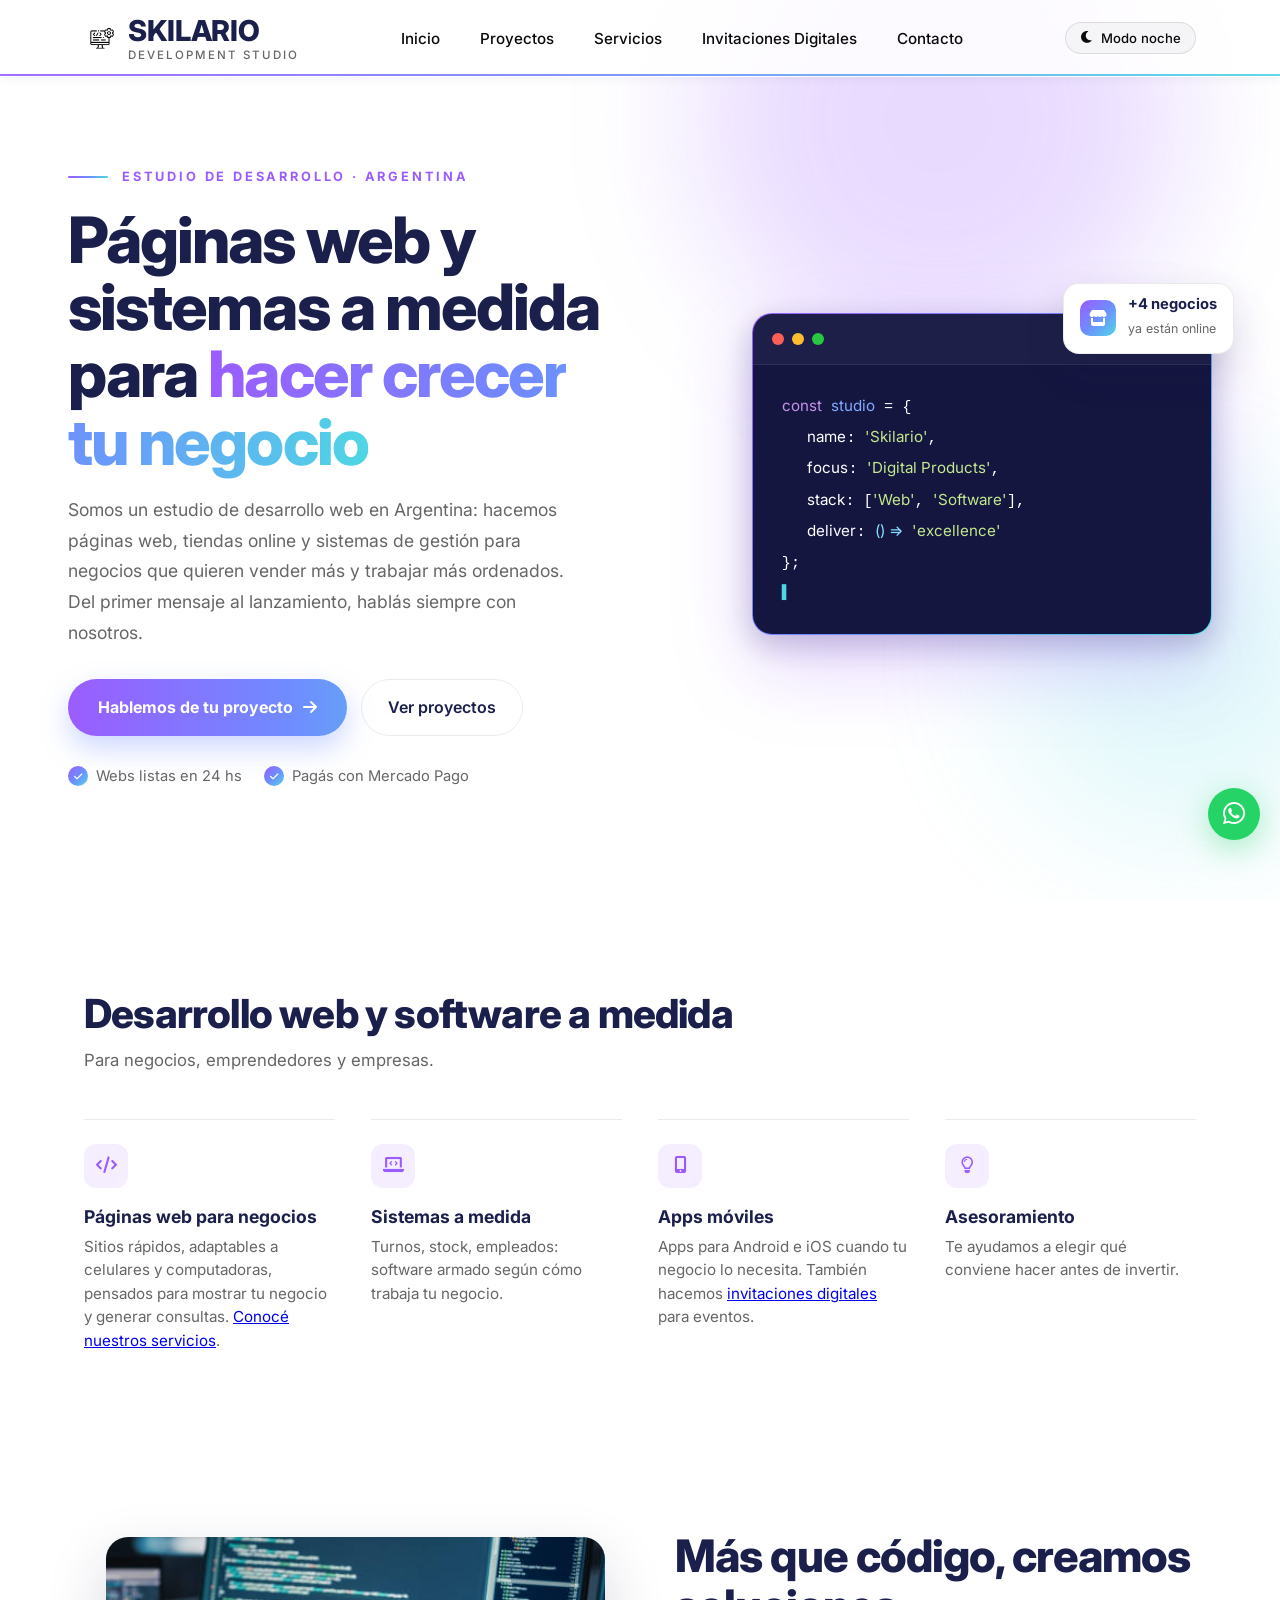
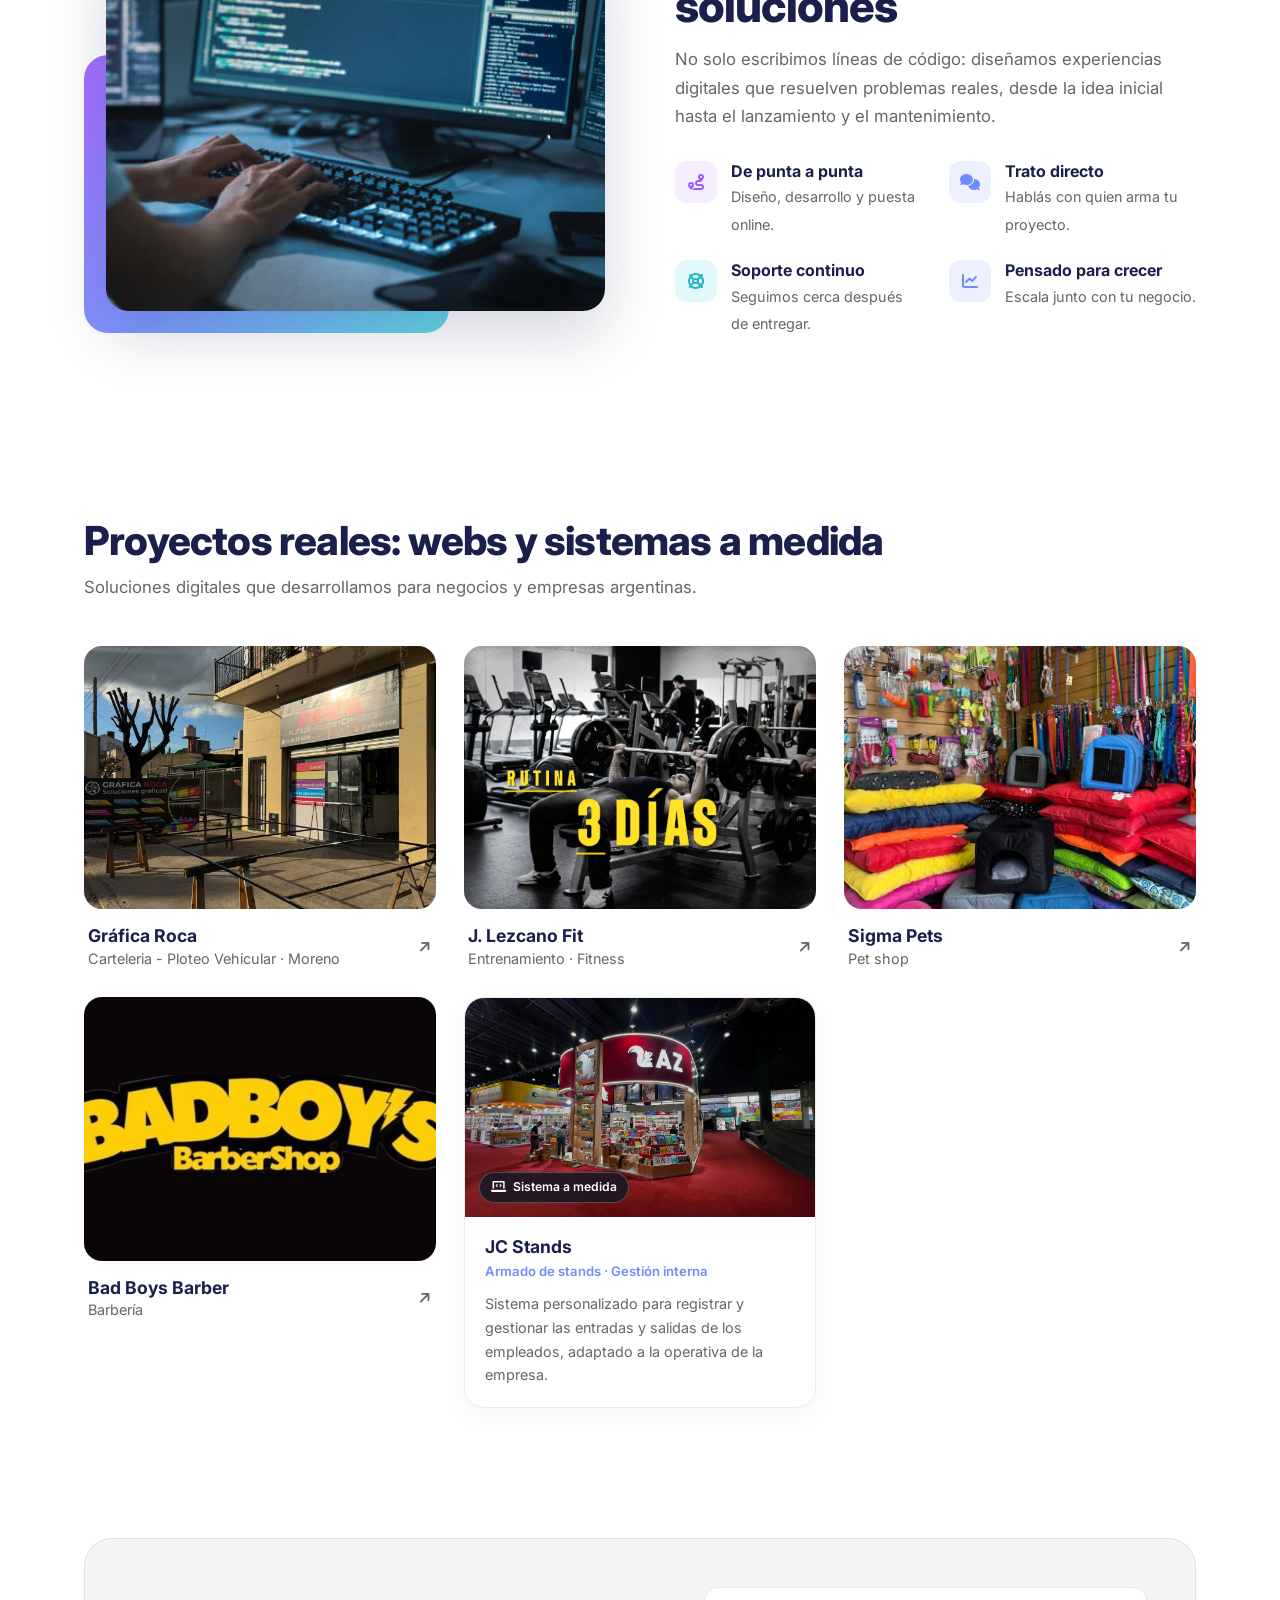
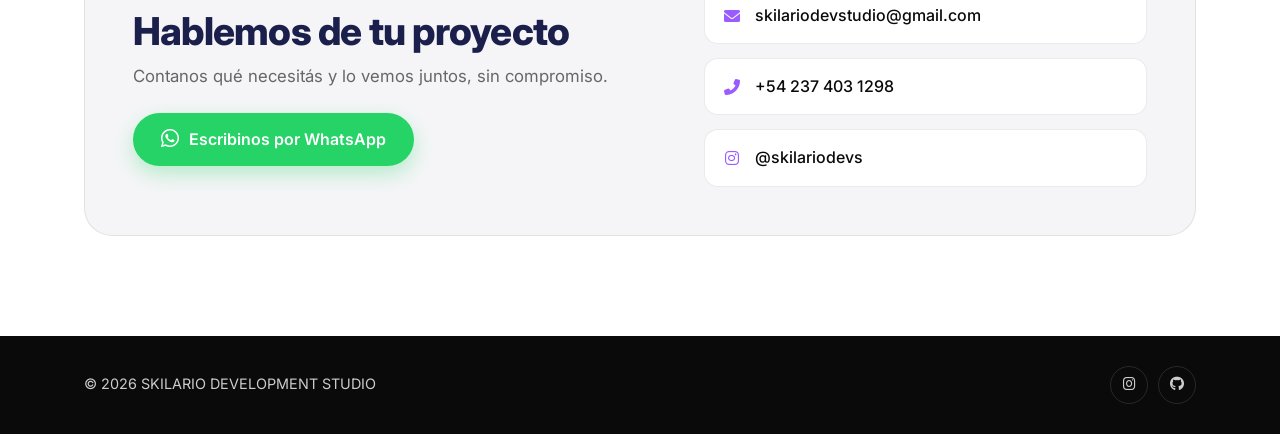
<file: index.html>
<!DOCTYPE html>
<html lang="es">
<head>
    <meta charset="UTF-8">
    <meta name="viewport" content="width=device-width, initial-scale=1.0">
    <title>Skilario Dev Studio | Páginas web y sistemas a medida en Argentina</title>
    <meta name="description" content="Diseñamos páginas web, tiendas online y sistemas a medida para negocios y PyMEs de Argentina. Pedí presupuesto por WhatsApp.">
    <link rel="canonical" href="https://skilariodev.com.ar/">
    <meta name="robots" content="index, follow, max-image-preview:large">
    <meta name="theme-color" content="#1b1f4b">
    <meta name="author" content="Skilario Development Studio">

    <!-- Open Graph / Twitter -->
    <meta property="og:type" content="website">
    <meta property="og:site_name" content="Skilario Development Studio">
    <meta property="og:locale" content="es_AR">
    <meta property="og:title" content="Skilario Dev Studio | Páginas web y sistemas a medida en Argentina">
    <meta property="og:description" content="Diseñamos páginas web, tiendas online y sistemas a medida para negocios y PyMEs de Argentina. Pedí presupuesto por WhatsApp.">
    <meta property="og:url" content="https://skilariodev.com.ar/">
    <meta property="og:image" content="https://skilariodev.com.ar/imagenes/og-skilario.png">
    <meta property="og:image:width" content="1200">
    <meta property="og:image:height" content="630">
    <meta property="og:image:alt" content="Skilario Development Studio: páginas web y sistemas a medida">
    <meta name="twitter:card" content="summary_large_image">
    <meta name="twitter:title" content="Skilario Dev Studio | Páginas web y sistemas a medida en Argentina">
    <meta name="twitter:description" content="Diseñamos páginas web, tiendas online y sistemas a medida para negocios y PyMEs de Argentina. Pedí presupuesto por WhatsApp.">
    <meta name="twitter:image" content="https://skilariodev.com.ar/imagenes/og-skilario.png">

    <!-- Íconos -->
    <link rel="icon" type="image/png" sizes="48x48" href="imagenes/favicon-48.png">
    <link rel="icon" type="image/png" sizes="192x192" href="imagenes/favicon-192.png">
    <link rel="apple-touch-icon" href="imagenes/apple-touch-icon.png">

    <!-- Datos estructurados (schema.org) -->
    <script type="application/ld+json">
{
  "@context": "https://schema.org",
  "@graph": [
    {
      "@type": "ProfessionalService",
      "@id": "https://skilariodev.com.ar/#organization",
      "name": "Skilario Development Studio",
      "alternateName": "Skilario Dev Studio",
      "url": "https://skilariodev.com.ar/",
      "logo": "https://skilariodev.com.ar/imagenes/favicon-192.png",
      "image": "https://skilariodev.com.ar/imagenes/og-skilario.png",
      "telephone": "+54 237 403 1298",
      "email": "skilariodevstudio@gmail.com",
      "description": "Estudio de desarrollo web y software en Argentina: páginas web, tiendas online, sistemas de gestión a medida e invitaciones digitales para negocios y PyMEs.",
      "areaServed": {
        "@type": "Country",
        "name": "Argentina"
      },
      "knowsLanguage": "es-AR",
      "sameAs": [
        "https://www.instagram.com/skilariodevs/",
        "https://github.com/Skilario/SkilarioDevStudio"
      ],
      "contactPoint": {
        "@type": "ContactPoint",
        "contactType": "ventas",
        "telephone": "+54 237 403 1298",
        "email": "skilariodevstudio@gmail.com",
        "availableLanguage": "Spanish"
      }
    },
    {
      "@type": "WebSite",
      "@id": "https://skilariodev.com.ar/#website",
      "url": "https://skilariodev.com.ar/",
      "name": "Skilario Development Studio",
      "inLanguage": "es-AR",
      "publisher": {
        "@id": "https://skilariodev.com.ar/#organization"
      }
    }
  ]
}
    </script>
    <link rel="stylesheet" href="css/styles.css">
    <link rel="stylesheet" href="https://cdnjs.cloudflare.com/ajax/libs/font-awesome/6.0.0-beta3/css/all.min.css">
    <link rel="preconnect" href="https://fonts.googleapis.com">
    <link rel="preconnect" href="https://fonts.gstatic.com" crossorigin>
    <link href="https://fonts.googleapis.com/css2?family=DM+Sans:ital,opsz,wght@0,9..40,400;0,9..40,500;0,9..40,600;1,9..40,400&family=Inter:opsz,wght@14..32,700;14..32,800&display=swap" rel="stylesheet">
</head>
<body>

    <!-- NAVBAR -->
    <nav class="navbar">
        <div class="container nav-container">
            <div class="logo">
                <img src="imagenes/LOGOSKILARIO .png" alt="Logo de Skilario Development Studio" class="logo-img" width="239" height="226">
                <div class="logo-text-wrap">
                    <span class="logo-skilario">SKILARIO</span>
                    <span class="logo-dev">DEVELOPMENT STUDIO</span>
                </div>
            </div>
            <ul class="nav-menu">
                <li><a href="#inicio">Inicio</a></li>
                <li><a href="#proyectos">Proyectos</a></li>
                <li><a href="html/servicios.html">Servicios</a></li>
                <li><a href="html/invitaciones.html">Invitaciones Digitales</a></li>
                <li><a href="#contacto">Contacto</a></li>
            </ul>
            <div class="nav-actions">
                <button class="dark-toggle" id="darkToggle" aria-label="Alternar modo oscuro">
                    <i class="fas fa-moon" id="darkIcon"></i>
                    <span id="darkLabel">Modo noche</span>
                </button>
                <div class="hamburger">
                    <span class="bar"></span>
                    <span class="bar"></span>
                    <span class="bar"></span>
                </div>
            </div>
        </div>
    </nav>

    <!-- HERO SECTION -->
    <section id="inicio" class="hero">
        <div class="hero-bg" aria-hidden="true">
            <span class="hero-blob hero-blob--violet"></span>
            <span class="hero-blob hero-blob--cyan"></span>
        </div>
        <div class="container hero-content">
            <div class="hero-text animate-fade-in">
                <span class="eyebrow">Estudio de desarrollo · Argentina</span>
                <h1>Páginas web y sistemas a medida para <span class="text-blue">hacer crecer tu negocio</span></h1>
                <p class="hero-sub">Somos un estudio de desarrollo web en Argentina: hacemos páginas web, tiendas online y sistemas de gestión para negocios que quieren vender más y trabajar más ordenados. Del primer mensaje al lanzamiento, hablás siempre con nosotros.</p>
                <div class="hero-actions">
                    <a href="https://wa.me/542374031298?text=Hola%20Skilario!%20Quiero%20hablar%20de%20un%20proyecto" target="_blank" rel="noopener" class="btn-grad">Hablemos de tu proyecto <i class="fas fa-arrow-right"></i></a>
                    <a href="#proyectos" class="btn-ghost">Ver proyectos</a>
                </div>
                <ul class="hero-trust">
                    <li><i class="fas fa-check"></i> Webs listas en 24 hs</li>
                    <li><i class="fas fa-check"></i> Pagás con Mercado Pago</li>
                </ul>
            </div>
            <div class="hero__visual reveal">
                <div class="hero-chip hero-chip--b">
                    <span class="chip-ico"><i class="fas fa-store"></i></span>
                    <div><strong>+4 negocios</strong><span>ya están online</span></div>
                </div>
                <div class="hero__card">
                    <div class="hero__card-header">
                        <span class="dot dot--red"></span>
                        <span class="dot dot--yellow"></span>
                        <span class="dot dot--green"></span>
                        <span class="hero__card-title">skilario.dev</span>
                    </div>
                    <div class="hero__card-body">
                        <div class="code-line"><span class="code-keyword">const</span> <span class="code-var">studio</span> = {</div>
                        <div class="code-line code-indent"><span class="code-key">name</span>: <span class="code-string">'Skilario'</span>,</div>
                        <div class="code-line code-indent"><span class="code-key">focus</span>: <span class="code-string">'Digital Products'</span>,</div>
                        <div class="code-line code-indent"><span class="code-key">stack</span>: [<span class="code-string">'Web'</span>, <span class="code-string">'Software'</span>],</div>
                        <div class="code-line code-indent"><span class="code-key">deliver</span>: <span class="code-fn">() =&gt;</span> <span class="code-string">'excellence'</span></div>
                        <div class="code-line">};</div>
                        <div class="code-line code-cursor">▌</div>
                    </div>
                </div>
            </div>
        </div>
    </section>

<!-- SERVICIOS -->
    <section id="servicios" class="svc">
        <div class="container">
            <div class="sec-head animate-on-scroll">
                <h2>Desarrollo web y software a medida</h2>
                <p>Para negocios, emprendedores y empresas.</p>
            </div>
            <div class="svc-grid">
                <div class="svc-item animate-on-scroll delay-1">
                    <span class="svc-ico"><i class="fas fa-code"></i></span>
                    <h3>Páginas web para negocios</h3>
                    <p>Sitios rápidos, adaptables a celulares y computadoras, pensados para mostrar tu negocio y generar consultas. <a href="html/servicios.html">Conocé nuestros servicios</a>.</p>
                </div>
                <div class="svc-item animate-on-scroll delay-2">
                    <span class="svc-ico"><i class="fas fa-laptop-code"></i></span>
                    <h3>Sistemas a medida</h3>
                    <p>Turnos, stock, empleados: software armado según cómo trabaja tu negocio.</p>
                </div>
                <div class="svc-item animate-on-scroll delay-3">
                    <span class="svc-ico"><i class="fas fa-mobile-alt"></i></span>
                    <h3>Apps móviles</h3>
                    <p>Apps para Android e iOS cuando tu negocio lo necesita. También hacemos <a href="html/invitaciones.html">invitaciones digitales</a> para eventos.</p>
                </div>
                <div class="svc-item animate-on-scroll delay-4">
                    <span class="svc-ico"><i class="far fa-lightbulb"></i></span>
                    <h3>Asesoramiento</h3>
                    <p>Te ayudamos a elegir qué conviene hacer antes de invertir.</p>
                </div>
            </div>
        </div>
    </section>

    <!-- DESCRIPCIÓN -->
    <section class="about">
        <div class="container about-grid">
            <div class="about-media animate-on-scroll">
                <img src="imagenes/programando.jpg" alt="Desarrollador de Skilario programando una página web en su escritorio" loading="lazy" decoding="async">
            </div>
            <div class="about-text animate-on-scroll delay-2">
                <h2>Más que código, creamos soluciones</h2>
                <p class="about-lead">No solo escribimos líneas de código: diseñamos experiencias digitales que resuelven problemas reales, desde la idea inicial hasta el lanzamiento y el mantenimiento.</p>
                <ul class="about-points">
                    <li>
                        <span class="ico"><i class="fas fa-route"></i></span>
                        <div><strong>De punta a punta</strong><span>Diseño, desarrollo y puesta online.</span></div>
                    </li>
                    <li>
                        <span class="ico"><i class="fas fa-comments"></i></span>
                        <div><strong>Trato directo</strong><span>Hablás con quien arma tu proyecto.</span></div>
                    </li>
                    <li>
                        <span class="ico"><i class="fas fa-life-ring"></i></span>
                        <div><strong>Soporte continuo</strong><span>Seguimos cerca después de entregar.</span></div>
                    </li>
                    <li>
                        <span class="ico"><i class="fas fa-chart-line"></i></span>
                        <div><strong>Pensado para crecer</strong><span>Escala junto con tu negocio.</span></div>
                    </li>
                </ul>
            </div>
        </div>
    </section>

    <!-- PROYECTOS -->
    <section id="proyectos" class="works">
        <div class="container">
            <div class="sec-head animate-on-scroll">
                <h2>Proyectos reales: webs y sistemas a medida</h2>
                <p>Soluciones digitales que desarrollamos para negocios y empresas argentinas.</p>
            </div>
            <div class="works-grid">
                <a href="https://graficaroca.com.ar/" target="_blank" rel="noopener noreferrer" class="work animate-on-scroll" aria-label="Visitar la web de Gráfica Roca">
                    <div class="work-img"><img src="imagenes/graficaroca.jpg" alt="Sitio web de Gráfica Roca, imprenta de Moreno" width="900" height="506" loading="lazy" decoding="async"></div>
                    <div class="work-info">
                        <div><h3>Gráfica Roca</h3><span>Carteleria - Ploteo Vehicular · Moreno</span></div>
                        <i class="fas fa-arrow-right" aria-hidden="true"></i>
                    </div>
                </a>
                <a href="https://jlezcanofit.com.ar/" target="_blank" rel="noopener noreferrer" class="work animate-on-scroll" aria-label="Visitar la web de J. Lezcano Fit">
                    <div class="work-img"><img src="imagenes/julianlezcanoweb.jpg" alt="Sitio web de J. Lezcano Fit" width="900" height="675" loading="lazy" decoding="async"></div>
                    <div class="work-info">
                        <div><h3>J. Lezcano Fit</h3><span>Entrenamiento · Fitness</span></div>
                        <i class="fas fa-arrow-right" aria-hidden="true"></i>
                    </div>
                </a>
                <a href="https://jjuan2105.wixsite.com/sigmapets" target="_blank" rel="noopener noreferrer" class="work animate-on-scroll" aria-label="Visitar la web de Sigma Pets">
                    <div class="work-img"><img src="imagenes/veterinaria.webp" alt="Sitio web de Sigma Pets, pet shop" width="720" height="960" loading="lazy" decoding="async"></div>
                    <div class="work-info">
                        <div><h3>Sigma Pets</h3><span>Pet shop</span></div>
                        <i class="fas fa-arrow-right" aria-hidden="true"></i>
                    </div>
                </a>
                <a href="https://badboysbarber.com.ar/" target="_blank" rel="noopener noreferrer" class="work animate-on-scroll" aria-label="Visitar la web de Bad Boys Barber">
                    <div class="work-img"><img src="imagenes/badboysbarber.jpg" alt="Sitio web de Bad Boys Barber" width="900" height="675" loading="lazy" decoding="async"></div>
                    <div class="work-info">
                        <div><h3>Bad Boys Barber</h3><span>Barbería</span></div>
                        <i class="fas fa-arrow-right" aria-hidden="true"></i>
                    </div>
                </a>
                <article class="work work--case-study animate-on-scroll" aria-label="Sistema de gestión de empleados desarrollado para JC Stands">
                    <div class="work-img">
                        <img src="imagenes/jcstands.jpg" alt="JC Stands, empresa dedicada al armado de stands" width="900" height="675" loading="lazy" decoding="async">
                        <span class="work-badge"><i class="fas fa-laptop-code" aria-hidden="true"></i> Sistema a medida</span>
                    </div>
                    <div class="work-info work-info--detail">
                        <div>
                            <h3>JC Stands</h3>
                            <span>Armado de stands · Gestión interna</span>
                            <p>Sistema personalizado para registrar y gestionar las entradas y salidas de los empleados, adaptado a la operativa de la empresa.</p>
                        </div>
                    </div>
                </article>
            </div>
        </div>
    </section>

    <!-- CONTACTO -->
    <section id="contacto" class="contact2">
        <div class="container">
            <div class="contact2-box animate-on-scroll">
                <div class="contact2-text">
                    <h2>Hablemos de tu proyecto</h2>
                    <p>Contanos qué necesitás y lo vemos juntos, sin compromiso.</p>
                    <a href="https://wa.me/542374031298?text=Hola%20Skilario!%20Quiero%20hablar%20de%20un%20proyecto" target="_blank" rel="noopener" class="btn-wsp"><i class="fab fa-whatsapp"></i> Escribinos por WhatsApp</a>
                </div>
                <ul class="contact2-list">
                    <li><i class="fas fa-envelope"></i><a href="mailto:skilariodevstudio@gmail.com">skilariodevstudio@gmail.com</a></li>
                    <li><i class="fas fa-phone-alt"></i><a href="tel:+542374031298">+54 237 403 1298</a></li>
                    <li><i class="fab fa-instagram"></i><a href="https://www.instagram.com/skilariodevs/" target="_blank" rel="noopener">@skilariodevs</a></li>
                </ul>
            </div>
        </div>
    </section>

    <!-- FOOTER -->
    <footer class="footer">
        <div class="container">
            <p>© 2026 SKILARIO DEVELOPMENT STUDIO</p>
            <div class="footer-social">
                <a href="https://www.instagram.com/skilariodevs/" target="_blank" rel="noopener" aria-label="Instagram de Skilario"><i class="fab fa-instagram"></i></a>
                <a href="https://github.com/Skilario/SkilarioDevStudio" target="_blank" rel="noopener" aria-label="GitHub de Skilario"><i class="fab fa-github"></i></a>
            </div>
        </div>
    </footer>

    <!-- WHATSAPP BTN FLOTANTE -->
    <a class="whatsapp" href="https://wa.me/542374031298" target="_blank" aria-label="Contactar por WhatsApp">
        <i class="fab fa-whatsapp whatsapp-icon"></i>
    </a>

    <script src="js/theme.js"></script>
    <script src="js/script.js"></script>
</body>
</html>
</file>
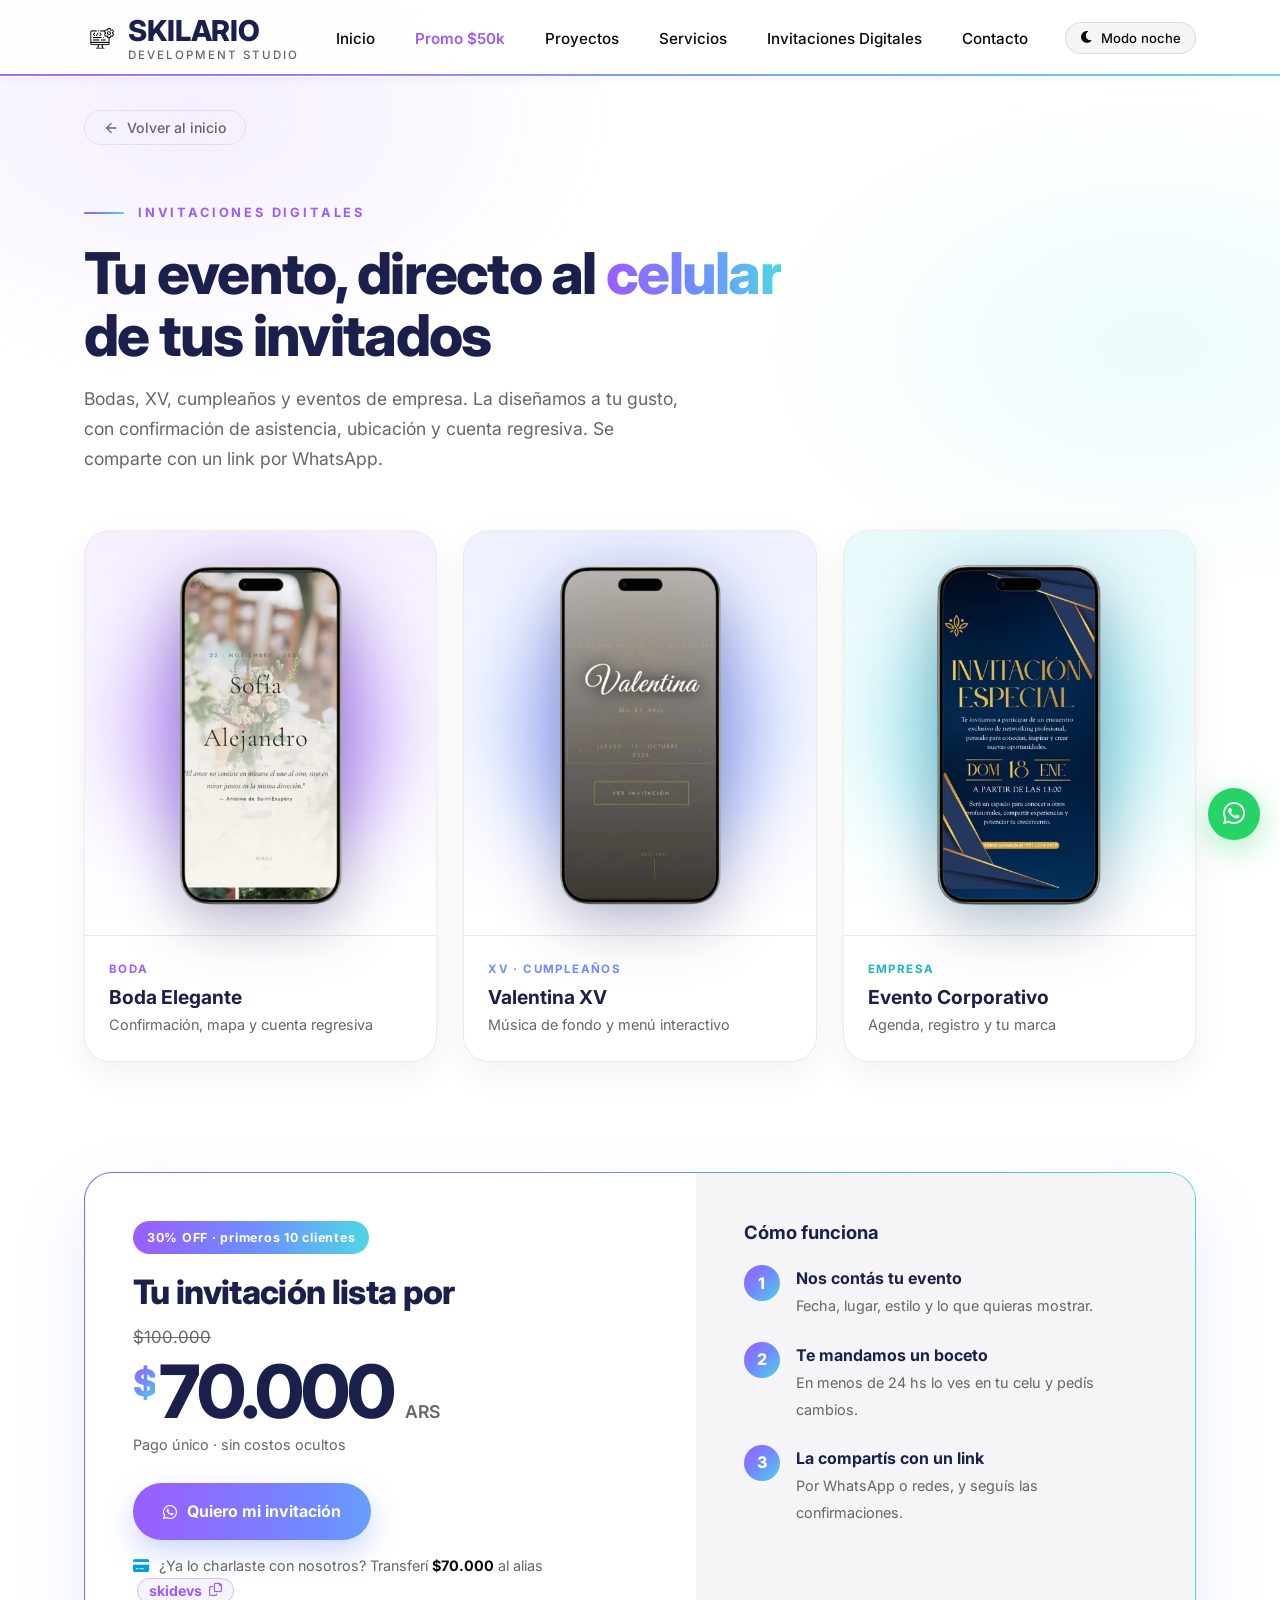
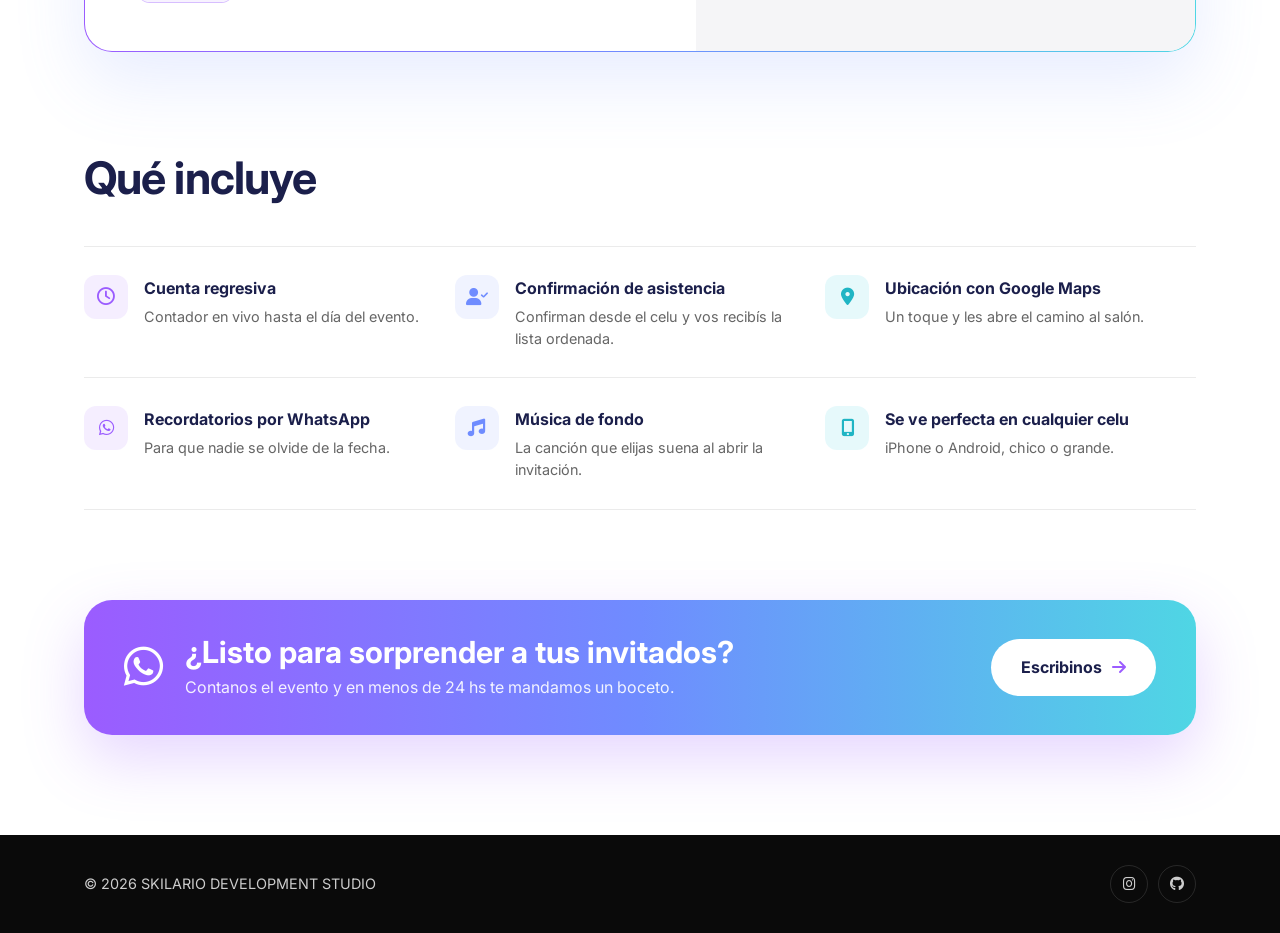
<file: html/invitaciones.html>
<!DOCTYPE html>
<html lang="es">
<head>
  <meta charset="UTF-8">
  <meta name="viewport" content="width=device-width, initial-scale=1.0">
    <title>Invitaciones digitales para bodas, XV y eventos | Skilario Dev Studio</title>
    <meta name="description" content="Invitaciones digitales para bodas, XV años, cumpleaños y eventos de empresa: confirmación de asistencia, mapa, cuenta regresiva y música. Se envían por WhatsApp. Boceto en 24 hs.">
    <link rel="canonical" href="https://skilariodev.com.ar/html/invitaciones.html">
    <meta name="robots" content="index, follow, max-image-preview:large">
    <meta name="theme-color" content="#1b1f4b">
    <meta name="author" content="Skilario Development Studio">

    <!-- Open Graph / Twitter -->
    <meta property="og:type" content="website">
    <meta property="og:site_name" content="Skilario Development Studio">
    <meta property="og:locale" content="es_AR">
    <meta property="og:title" content="Invitaciones digitales para bodas, XV y eventos | Skilario Dev Studio">
    <meta property="og:description" content="Invitaciones digitales para bodas, XV años, cumpleaños y eventos de empresa: confirmación de asistencia, mapa, cuenta regresiva y música. Se envían por WhatsApp. Boceto en 24 hs.">
    <meta property="og:url" content="https://skilariodev.com.ar/html/invitaciones.html">
    <meta property="og:image" content="https://skilariodev.com.ar/imagenes/og-skilario.png">
    <meta property="og:image:width" content="1200">
    <meta property="og:image:height" content="630">
    <meta property="og:image:alt" content="Skilario Development Studio: páginas web y sistemas a medida">
    <meta name="twitter:card" content="summary_large_image">
    <meta name="twitter:title" content="Invitaciones digitales para bodas, XV y eventos | Skilario Dev Studio">
    <meta name="twitter:description" content="Invitaciones digitales para bodas, XV años, cumpleaños y eventos de empresa: confirmación de asistencia, mapa, cuenta regresiva y música. Se envían por WhatsApp. Boceto en 24 hs.">
    <meta name="twitter:image" content="https://skilariodev.com.ar/imagenes/og-skilario.png">

    <!-- Íconos -->
    <link rel="icon" type="image/png" sizes="48x48" href="../imagenes/favicon-48.png">
    <link rel="icon" type="image/png" sizes="192x192" href="../imagenes/favicon-192.png">
    <link rel="apple-touch-icon" href="../imagenes/apple-touch-icon.png">

    <!-- Datos estructurados (schema.org) -->
    <script type="application/ld+json">
{
  "@context": "https://schema.org",
  "@graph": [
    {
      "@type": "ProfessionalService",
      "@id": "https://skilariodev.com.ar/#organization",
      "name": "Skilario Development Studio",
      "alternateName": "Skilario Dev Studio",
      "url": "https://skilariodev.com.ar/",
      "logo": "https://skilariodev.com.ar/imagenes/favicon-192.png",
      "image": "https://skilariodev.com.ar/imagenes/og-skilario.png",
      "telephone": "+54 237 403 1298",
      "email": "skilariodevstudio@gmail.com",
      "description": "Estudio de desarrollo web y software en Argentina: páginas web, tiendas online, sistemas de gestión a medida e invitaciones digitales para negocios y PyMEs.",
      "areaServed": {
        "@type": "Country",
        "name": "Argentina"
      },
      "knowsLanguage": "es-AR",
      "sameAs": [
        "https://www.instagram.com/skilariodevs/",
        "https://github.com/Skilario/SkilarioDevStudio"
      ],
      "contactPoint": {
        "@type": "ContactPoint",
        "contactType": "ventas",
        "telephone": "+54 237 403 1298",
        "email": "skilariodevstudio@gmail.com",
        "availableLanguage": "Spanish"
      }
    },
    {
      "@type": "BreadcrumbList",
      "itemListElement": [
        {
          "@type": "ListItem",
          "position": 1,
          "name": "Inicio",
          "item": "https://skilariodev.com.ar/"
        },
        {
          "@type": "ListItem",
          "position": 2,
          "name": "Invitaciones digitales",
          "item": "https://skilariodev.com.ar/html/invitaciones.html"
        }
      ]
    },
    {
      "@type": "Product",
      "name": "Invitación digital para bodas, XV y eventos",
      "description": "Invitación web personalizada con confirmación de asistencia, ubicación en Google Maps, cuenta regresiva y música de fondo. Se comparte con un link por WhatsApp.",
      "image": "https://skilariodev.com.ar/imagenes/og-skilario.png",
      "brand": {
        "@type": "Brand",
        "name": "Skilario Development Studio"
      },
      "offers": {
        "@type": "Offer",
        "url": "https://skilariodev.com.ar/html/invitaciones.html#precio",
        "priceCurrency": "ARS",
        "price": "70000",
        "availability": "https://schema.org/InStock",
        "seller": {
          "@id": "https://skilariodev.com.ar/#organization"
        }
      }
    }
  ]
}
    </script>
  <link rel="stylesheet" href="../css/styles.css">
  <link rel="stylesheet" href="../css/invitaciones.css">
  <link rel="stylesheet" href="https://cdnjs.cloudflare.com/ajax/libs/font-awesome/6.0.0-beta3/css/all.min.css">
  <link rel="preconnect" href="https://fonts.googleapis.com">
  <link rel="preconnect" href="https://fonts.gstatic.com" crossorigin>
  <link href="https://fonts.googleapis.com/css2?family=DM+Sans:ital,opsz,wght@0,9..40,400;0,9..40,500;0,9..40,600;1,9..40,400&family=Inter:opsz,wght@14..32,400;14..32,500;14..32,600;14..32,700;14..32,800&display=swap" rel="stylesheet">
</head>
<body>

  <nav class="navbar">
    <div class="container nav-container">
      <div class="logo">
        <img src="../imagenes/LOGOSKILARIO .png" alt="Logo de Skilario Development Studio" class="logo-img" width="239" height="226">
        <div class="logo-text-wrap">
          <span class="logo-skilario">SKILARIO</span>
          <span class="logo-dev">DEVELOPMENT STUDIO</span>
        </div>
      </div>
      <ul class="nav-menu">
        <li><a href="../index.html#inicio">Inicio</a></li>
        <li><a href="../html/servicios.html#promo" class="nav-promo">Promo $50k</a></li>
        <li><a href="../index.html#proyectos">Proyectos</a></li>
        <li><a href="../html/servicios.html">Servicios</a></li>
        <li><a href="../html/invitaciones.html" class="active">Invitaciones Digitales</a></li>
        <li><a href="../index.html#contacto">Contacto</a></li>
      </ul>
      <div class="nav-actions">
        <button class="dark-toggle" id="darkToggle" aria-label="Alternar modo oscuro">
          <i class="fas fa-moon" id="darkIcon"></i>
          <span id="darkLabel">Modo noche</span>
        </button>
        <div class="hamburger" aria-label="Menú">
          <span class="bar"></span>
          <span class="bar"></span>
          <span class="bar"></span>
        </div>
      </div>
    </div>
  </nav>

  <main id="view-invitaciones">

    <!-- ── HERO ─────────────────────────────────────── -->
    <section class="inv-hero">
      <div class="inv-hero__glow" aria-hidden="true"></div>
      <div class="container">

        <a href="../index.html" class="back-btn-minimal-link">
          <button class="back-btn-minimal" aria-label="Volver al inicio">
            <svg width="16" height="16" viewBox="0 0 24 24"><path d="M20 11H7.83l5.59-5.59L12 4l-8 8 8 8 1.41-1.41L7.83 13H20v-2z"/></svg>
            Volver al inicio
          </button>
        </a>

        <div class="inv-hero__head">
          <span class="eyebrow animate-on-scroll">Invitaciones digitales</span>
          <h1 class="animate-on-scroll delay-1">Tu evento, directo al <span class="text-blue">celular</span> de tus invitados</h1>
          <p class="animate-on-scroll delay-2">Bodas, XV, cumpleaños y eventos de empresa. La diseñamos a tu gusto, con confirmación de asistencia, ubicación y cuenta regresiva. Se comparte con un link por WhatsApp.</p>
        </div>

        <div class="inv-gallery">
          <article class="inv-item inv-item--violet animate-on-scroll delay-1">
            <div class="inv-item__stage">
              <img src="../imagenes/inv-boda.webp" alt="Invitación digital de boda en un celular, con confirmación de asistencia y mapa" draggable="false" loading="lazy" decoding="async">
            </div>
            <div class="inv-item__info">
              <span class="inv-tag">Boda</span>
              <h3>Boda Elegante</h3>
              <p>Confirmación, mapa y cuenta regresiva</p>
            </div>
          </article>

          <article class="inv-item inv-item--blue animate-on-scroll delay-2">
            <div class="inv-item__stage">
              <img src="../imagenes/inv-xv.webp" alt="Invitación digital de XV años en un celular, con música de fondo y menú interactivo" draggable="false" loading="lazy" decoding="async">
            </div>
            <div class="inv-item__info">
              <span class="inv-tag">XV · Cumpleaños</span>
              <h3>Valentina XV</h3>
              <p>Música de fondo y menú interactivo</p>
            </div>
          </article>

          <article class="inv-item inv-item--cyan animate-on-scroll delay-3">
            <div class="inv-item__stage">
              <img src="../imagenes/inv-evento.webp" alt="Invitación digital de evento corporativo en un celular, con agenda y registro" draggable="false" loading="lazy" decoding="async">
            </div>
            <div class="inv-item__info">
              <span class="inv-tag">Empresa</span>
              <h3>Evento Corporativo</h3>
              <p>Agenda, registro y tu marca</p>
            </div>
          </article>
        </div>
        <p class="inv-swipe-hint"><i class="fas fa-hand-point-up"></i> Deslizá para ver más</p>
      </div>
    </section>

    <!-- ── PRECIO ───────────────────────────────────── -->
    <section class="inv-pricing" id="precio">
      <div class="container">
        <div class="inv-price-card animate-on-scroll">

          <div class="inv-price-card__main">
            <span class="inv-off">30% OFF · primeros 10 clientes</span>
            <h2>Tu invitación lista por</h2>
            <div class="inv-price">
              <span class="inv-price__old">$100.000</span>
              <div class="inv-price__now"><span class="cur">$</span>70.000 <small>ARS</small></div>
              <span class="inv-price__note">Pago único · sin costos ocultos</span>
            </div>

            <div class="inv-price-card__actions">
              <a href="https://wa.me/542374031298?text=Hola!%20Me%20interesa%20una%20invitaci%C3%B3n%20digital" target="_blank" rel="noopener" class="btn-grad">
                <i class="fab fa-whatsapp"></i> Quiero mi invitación
              </a>
            </div>
            <p class="promo-paylink">
              <i class="fas fa-credit-card"></i>
              ¿Ya lo charlaste con nosotros? Transferí <strong>$70.000</strong> al alias <button type="button" class="alias-copy" data-copy="skidevs" aria-label="Copiar alias skidevs"><span>skidevs</span><i class="far fa-copy"></i></button>
            </p>
          </div>

          <div class="inv-price-card__steps">
            <h3>Cómo funciona</h3>
            <ol class="inv-steps">
              <li>
                <span class="inv-steps__n">1</span>
                <div><strong>Nos contás tu evento</strong><span>Fecha, lugar, estilo y lo que quieras mostrar.</span></div>
              </li>
              <li>
                <span class="inv-steps__n">2</span>
                <div><strong>Te mandamos un boceto</strong><span>En menos de 24 hs lo ves en tu celu y pedís cambios.</span></div>
              </li>
              <li>
                <span class="inv-steps__n">3</span>
                <div><strong>La compartís con un link</strong><span>Por WhatsApp o redes, y seguís las confirmaciones.</span></div>
              </li>
            </ol>
          </div>

        </div>
      </div>
    </section>

    <!-- ── QUÉ INCLUYE ──────────────────────────────── -->
    <section class="inv-features">
      <div class="container">
        <div class="inv-features__head animate-on-scroll">
          <h2>Qué incluye</h2>
        </div>

        <div class="inv-features__grid">
          <div class="inv-feat animate-on-scroll delay-1">
            <span class="inv-feat__ico"><i class="far fa-clock"></i></span>
            <div><h4>Cuenta regresiva</h4><p>Contador en vivo hasta el día del evento.</p></div>
          </div>
          <div class="inv-feat animate-on-scroll delay-2">
            <span class="inv-feat__ico"><i class="fas fa-user-check"></i></span>
            <div><h4>Confirmación de asistencia</h4><p>Confirman desde el celu y vos recibís la lista ordenada.</p></div>
          </div>
          <div class="inv-feat animate-on-scroll delay-3">
            <span class="inv-feat__ico"><i class="fas fa-map-marker-alt"></i></span>
            <div><h4>Ubicación con Google Maps</h4><p>Un toque y les abre el camino al salón.</p></div>
          </div>
          <div class="inv-feat animate-on-scroll delay-1">
            <span class="inv-feat__ico"><i class="fab fa-whatsapp"></i></span>
            <div><h4>Recordatorios por WhatsApp</h4><p>Para que nadie se olvide de la fecha.</p></div>
          </div>
          <div class="inv-feat animate-on-scroll delay-2">
            <span class="inv-feat__ico"><i class="fas fa-music"></i></span>
            <div><h4>Música de fondo</h4><p>La canción que elijas suena al abrir la invitación.</p></div>
          </div>
          <div class="inv-feat animate-on-scroll delay-3">
            <span class="inv-feat__ico"><i class="fas fa-mobile-alt"></i></span>
            <div><h4>Se ve perfecta en cualquier celu</h4><p>iPhone o Android, chico o grande.</p></div>
          </div>
        </div>
      </div>
    </section>

    <!-- ── CTA FINAL ────────────────────────────────── -->
    <section class="inv-cta-wrap">
      <div class="container">
        <div class="inv-cta animate-on-scroll">
          <i class="fab fa-whatsapp inv-cta__icon" aria-hidden="true"></i>
          <div class="inv-cta__text">
            <h2>¿Listo para sorprender a tus invitados?</h2>
            <p>Contanos el evento y en menos de 24 hs te mandamos un boceto.</p>
          </div>
          <a href="https://wa.me/542374031298?text=Hola!%20Me%20interesa%20una%20invitaci%C3%B3n%20digital" target="_blank" rel="noopener" class="inv-cta__btn">Escribinos <i class="fas fa-arrow-right"></i></a>
        </div>
      </div>
    </section>

  </main>

  <footer class="footer">
    <div class="container">
      <p>© 2026 SKILARIO DEVELOPMENT STUDIO</p>
            <div class="footer-social">
                <a href="https://www.instagram.com/skilariodevs/" target="_blank" rel="noopener" aria-label="Instagram de Skilario"><i class="fab fa-instagram"></i></a>
                <a href="https://github.com/Skilario/SkilarioDevStudio" target="_blank" rel="noopener" aria-label="GitHub de Skilario"><i class="fab fa-github"></i></a>
            </div>
    </div>
  </footer>

  <!-- WhatsApp flotante -->
  <a class="whatsapp" href="https://wa.me/542374031298" target="_blank" rel="noopener noreferrer" aria-label="Contactar por WhatsApp">
    <i class="fab fa-whatsapp whatsapp-icon" aria-hidden="true"></i>
  </a>

  <script src="../js/theme.js"></script>
  <script src="../js/script.js"></script>

</body>
</html>
</file>
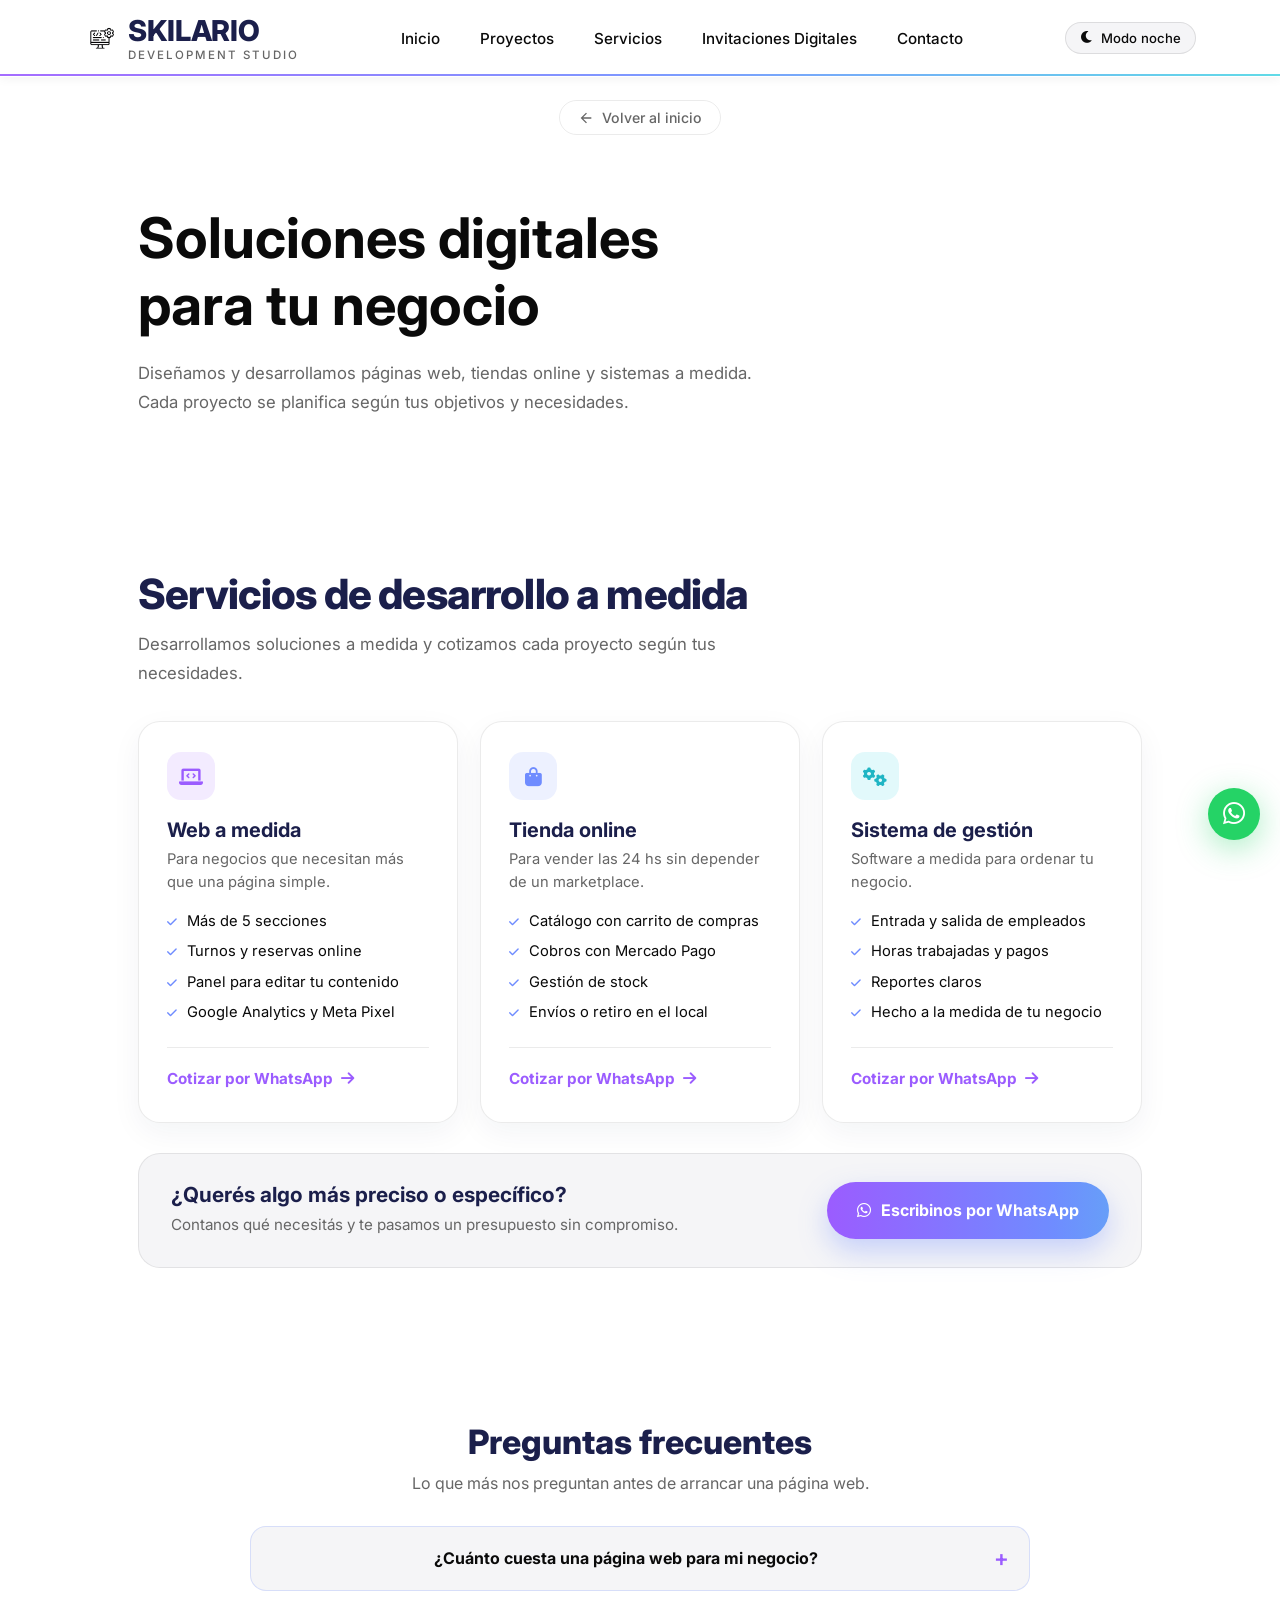
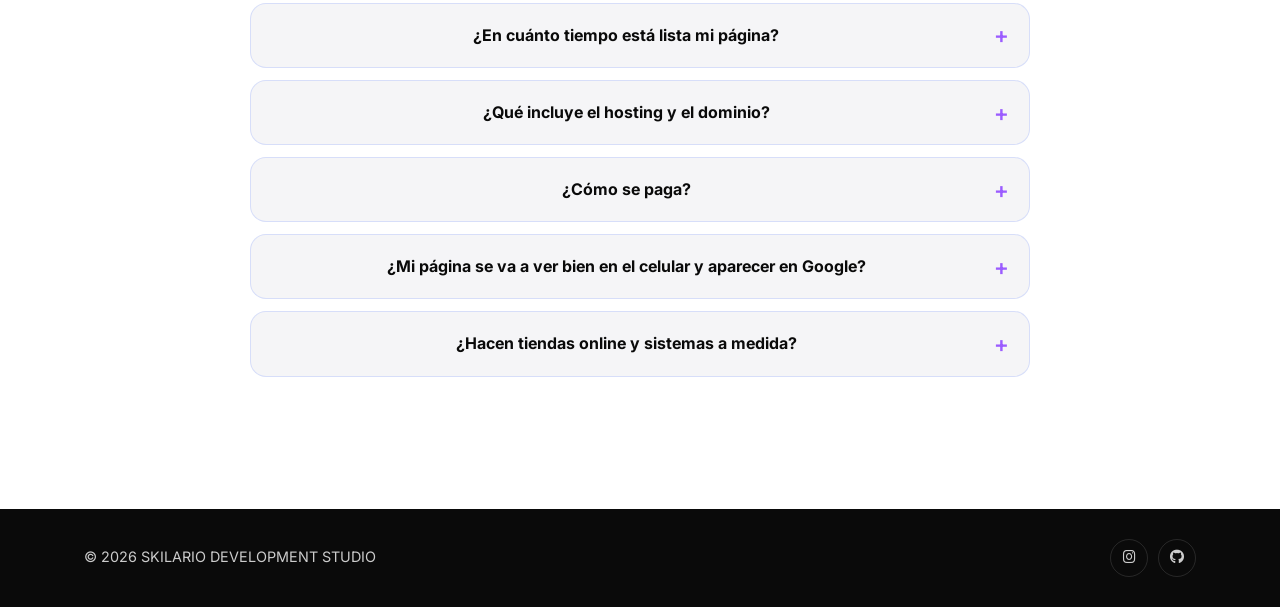
<file: html/servicios.html>
<!DOCTYPE html>
<html lang="es">
<head>
    <meta charset="UTF-8">
    <meta name="viewport" content="width=device-width, initial-scale=1.0">
    <title>Servicios: páginas web, tiendas online y sistemas a medida | Skilario</title>
    <meta name="description" content="Desarrollo de páginas web, tiendas online y sistemas de gestión a medida para negocios y PyMEs en Argentina. Consultá tu proyecto con Skilario.">
    <link rel="canonical" href="https://skilariodev.com.ar/html/servicios.html">
    <meta name="robots" content="index, follow, max-image-preview:large">
    <meta name="theme-color" content="#1b1f4b">
    <meta name="author" content="Skilario Development Studio">

    <!-- Open Graph / Twitter -->
    <meta property="og:type" content="website">
    <meta property="og:site_name" content="Skilario Development Studio">
    <meta property="og:locale" content="es_AR">
    <meta property="og:title" content="Servicios de desarrollo web y sistemas a medida | Skilario Dev Studio">
    <meta property="og:description" content="Desarrollo de páginas web, tiendas online y sistemas de gestión a medida para negocios y PyMEs en Argentina. Consultá tu proyecto con Skilario.">
    <meta property="og:url" content="https://skilariodev.com.ar/html/servicios.html">
    <meta property="og:image" content="https://skilariodev.com.ar/imagenes/og-skilario.png">
    <meta property="og:image:width" content="1200">
    <meta property="og:image:height" content="630">
    <meta property="og:image:alt" content="Skilario Development Studio: páginas web y sistemas a medida">
    <meta name="twitter:card" content="summary_large_image">
    <meta name="twitter:title" content="Servicios de desarrollo web y sistemas a medida | Skilario Dev Studio">
    <meta name="twitter:description" content="Desarrollo de páginas web, tiendas online y sistemas de gestión a medida para negocios y PyMEs en Argentina. Consultá tu proyecto con Skilario.">
    <meta name="twitter:image" content="https://skilariodev.com.ar/imagenes/og-skilario.png">

    <!-- Íconos -->
    <link rel="icon" type="image/png" sizes="48x48" href="../imagenes/favicon-48.png">
    <link rel="icon" type="image/png" sizes="192x192" href="../imagenes/favicon-192.png">
    <link rel="apple-touch-icon" href="../imagenes/apple-touch-icon.png">

    <!-- Datos estructurados (schema.org) -->
    <script type="application/ld+json">
{
  "@context": "https://schema.org",
  "@graph": [
    {
      "@type": "ProfessionalService",
      "@id": "https://skilariodev.com.ar/#organization",
      "name": "Skilario Development Studio",
      "alternateName": "Skilario Dev Studio",
      "url": "https://skilariodev.com.ar/",
      "logo": "https://skilariodev.com.ar/imagenes/favicon-192.png",
      "image": "https://skilariodev.com.ar/imagenes/og-skilario.png",
      "telephone": "+54 237 403 1298",
      "email": "skilariodevstudio@gmail.com",
      "description": "Estudio de desarrollo web y software en Argentina: páginas web, tiendas online, sistemas de gestión a medida e invitaciones digitales para negocios y PyMEs.",
      "areaServed": {
        "@type": "Country",
        "name": "Argentina"
      },
      "knowsLanguage": "es-AR",
      "sameAs": [
        "https://www.instagram.com/skilariodevs/",
        "https://github.com/Skilario/SkilarioDevStudio"
      ],
      "contactPoint": {
        "@type": "ContactPoint",
        "contactType": "ventas",
        "telephone": "+54 237 403 1298",
        "email": "skilariodevstudio@gmail.com",
        "availableLanguage": "Spanish"
      }
    },
    {
      "@type": "BreadcrumbList",
      "itemListElement": [
        {
          "@type": "ListItem",
          "position": 1,
          "name": "Inicio",
          "item": "https://skilariodev.com.ar/"
        },
        {
          "@type": "ListItem",
          "position": 2,
          "name": "Servicios",
          "item": "https://skilariodev.com.ar/html/servicios.html"
        }
      ]
    },
    {
      "@type": "FAQPage",
      "mainEntity": [
        {
          "@type": "Question",
          "name": "¿Cuánto cuesta una página web para mi negocio?",
          "acceptedAnswer": {
            "@type": "Answer",
            "text": "El presupuesto depende del alcance, las funcionalidades y el contenido de cada proyecto. Contanos qué necesitás y te preparamos una cotización sin compromiso."
          }
        },
        {
          "@type": "Question",
          "name": "¿En cuánto tiempo está lista mi página?",
          "acceptedAnswer": {
            "@type": "Answer",
            "text": "El plazo depende del alcance y de los materiales disponibles. Antes de comenzar, te informamos una fecha estimada de entrega."
          }
        },
        {
          "@type": "Question",
          "name": "¿Qué incluye el hosting y el dominio?",
          "acceptedAnswer": {
            "@type": "Answer",
            "text": "Podemos asesorarte sobre el hosting y el dominio más convenientes para tu proyecto. Los servicios incluidos y sus costos se detallan en el presupuesto."
          }
        },
        {
          "@type": "Question",
          "name": "¿Cómo se paga?",
          "acceptedAnswer": {
            "@type": "Answer",
            "text": "La modalidad de pago se acuerda al preparar el presupuesto, según las características del proyecto."
          }
        },
        {
          "@type": "Question",
          "name": "¿Mi página se va a ver bien en el celular y aparecer en Google?",
          "acceptedAnswer": {
            "@type": "Answer",
            "text": "Sí. Todas las páginas son responsive (se adaptan a celular, tablet y compu) y se entregan con lo básico de SEO: títulos, descripciones, velocidad y datos para Google, para que tu negocio se encuentre más fácil."
          }
        },
        {
          "@type": "Question",
          "name": "¿Hacen tiendas online y sistemas a medida?",
          "acceptedAnswer": {
            "@type": "Answer",
            "text": "Sí. Armamos tiendas online con carrito y cobros por Mercado Pago, y sistemas de gestión a medida: turnos, stock, entrada y salida de empleados, horas trabajadas y reportes."
          }
        }
      ]
    }
  ]
}
    </script>
    <link rel="stylesheet" href="https://cdnjs.cloudflare.com/ajax/libs/font-awesome/6.0.0-beta3/css/all.min.css">
    <link rel="preconnect" href="https://fonts.googleapis.com">
    <link rel="preconnect" href="https://fonts.gstatic.com" crossorigin>
    <link href="https://fonts.googleapis.com/css2?family=DM+Sans:ital,opsz,wght@0,9..40,400;0,9..40,500;0,9..40,600;1,9..40,400&family=Inter:opsz,wght@14..32,400;14..32,500;14..32,600;14..32,700;14..32,800&display=swap" rel="stylesheet">
    <link rel="stylesheet" href="../css/styles.css" />
    <link rel="stylesheet" href="../css/servicios.css" />
</head>
<body>

    <!-- NAVBAR -->
    <nav class="navbar">
        <div class="container nav-container">
            <div class="logo">
                <img src="../imagenes/LOGOSKILARIO .png" alt="Logo de Skilario Development Studio" class="logo-img" width="239" height="226">
                <div class="logo-text-wrap">
                    <span class="logo-skilario">SKILARIO</span>
                    <span class="logo-dev">DEVELOPMENT STUDIO</span>
                </div>
            </div>
            <ul class="nav-menu">
                <li><a href="../index.html#inicio">Inicio</a></li>
                <li><a href="../index.html#proyectos">Proyectos</a></li>
                <li><a href="../html/servicios.html">Servicios</a></li>
                <li><a href="../html/invitaciones.html">Invitaciones Digitales</a></li>
                <li><a href="../index.html#contacto">Contacto</a></li>
            </ul>
            <div class="nav-actions">
                <button class="dark-toggle" id="darkToggle" aria-label="Alternar modo oscuro">
                    <i class="fas fa-moon" id="darkIcon"></i>
                    <span id="darkLabel">Modo noche</span>
                </button>
                <div class="hamburger">
                    <span class="bar"></span>
                    <span class="bar"></span>
                    <span class="bar"></span>
                </div>
            </div>
        </div>
    </nav>

    

    <!-- ░░░ SERVICIOS WEB VIEW ░░░ -->
    <div class="view" id="view-servicios">

        <!-- Botón Volver -->
        <a href="../index.html" class="back-btn-minimal-link">
          <button class="back-btn-minimal" aria-label="Volver al inicio">
            <svg width="16" height="16" viewBox="0 0 24 24"><path d="M20 11H7.83l5.59-5.59L12 4l-8 8 8 8 1.41-1.41L7.83 13H20v-2z"/></svg>
            Volver al inicio
          </button>
        </a>

    <!-- INTRODUCCIÓN A LOS SERVICIOS -->
    <section class="custom container" id="servicios-web">
        <div class="custom__head animate-on-scroll">
            <h1>Soluciones digitales para tu negocio</h1>
            <p>Diseñamos y desarrollamos páginas web, tiendas online y sistemas a medida. Cada proyecto se planifica según tus objetivos y necesidades.</p>
        </div>
    </section>

        <!-- ░░░ A MEDIDA ░░░ -->
        <section class="custom container">
            <div class="custom__head animate-on-scroll">
                <h2>Servicios de desarrollo a medida</h2>
                <p>Desarrollamos soluciones a medida y cotizamos cada proyecto según tus necesidades.</p>
            </div>

            <div class="custom-grid">
            <article class="custom-card custom-card--violet animate-on-scroll">
                <span class="custom-card__ico"><i class="fas fa-laptop-code"></i></span>
                <h3>Web a medida</h3>
                <p>Para negocios que necesitan más que una página simple.</p>
                <ul>
                    <li><i class="fas fa-check"></i> Más de 5 secciones</li>
                    <li><i class="fas fa-check"></i> Turnos y reservas online</li>
                    <li><i class="fas fa-check"></i> Panel para editar tu contenido</li>
                    <li><i class="fas fa-check"></i> Google Analytics y Meta Pixel</li>
                </ul>
                <a href="https://wa.me/542374031298?text=Hola!%20Quiero%20cotizar%20una%20web%20a%20medida" target="_blank" rel="noopener" class="custom-card__link">Cotizar por WhatsApp <i class="fas fa-arrow-right"></i></a>
            </article>
            <article class="custom-card custom-card--blue animate-on-scroll">
                <span class="custom-card__ico"><i class="fas fa-shopping-bag"></i></span>
                <h3>Tienda online</h3>
                <p>Para vender las 24 hs sin depender de un marketplace.</p>
                <ul>
                    <li><i class="fas fa-check"></i> Catálogo con carrito de compras</li>
                    <li><i class="fas fa-check"></i> Cobros con Mercado Pago</li>
                    <li><i class="fas fa-check"></i> Gestión de stock</li>
                    <li><i class="fas fa-check"></i> Envíos o retiro en el local</li>
                </ul>
                <a href="https://wa.me/542374031298?text=Hola!%20Quiero%20cotizar%20una%20tienda%20online" target="_blank" rel="noopener" class="custom-card__link">Cotizar por WhatsApp <i class="fas fa-arrow-right"></i></a>
            </article>
            <article class="custom-card custom-card--cyan animate-on-scroll">
                <span class="custom-card__ico"><i class="fas fa-cogs"></i></span>
                <h3>Sistema de gestión</h3>
                <p>Software a medida para ordenar tu negocio.</p>
                <ul>
                    <li><i class="fas fa-check"></i> Entrada y salida de empleados</li>
                    <li><i class="fas fa-check"></i> Horas trabajadas y pagos</li>
                    <li><i class="fas fa-check"></i> Reportes claros</li>
                    <li><i class="fas fa-check"></i> Hecho a la medida de tu negocio</li>
                </ul>
                <a href="https://wa.me/542374031298?text=Hola!%20Quiero%20cotizar%20un%20sistema%20de%20gesti%C3%B3n" target="_blank" rel="noopener" class="custom-card__link">Cotizar por WhatsApp <i class="fas fa-arrow-right"></i></a>
            </article>
            </div>

            <div class="custom-cta animate-on-scroll">
                <div>
                    <h3>¿Querés algo más preciso o específico?</h3>
                    <p>Contanos qué necesitás y te pasamos un presupuesto sin compromiso.</p>
                </div>
                <a href="https://wa.me/542374031298?text=Hola%20Skilario!%20Quiero%20un%20presupuesto%20para%20un%20proyecto" target="_blank" rel="noopener" class="btn-grad"><i class="fab fa-whatsapp"></i> Escribinos por WhatsApp</a>
            </div>
        </section>

        <!-- ░░░ PREGUNTAS FRECUENTES ░░░ -->
        <section class="faq container" id="preguntas">
            <div class="faq__head animate-on-scroll">
                <h2>Preguntas frecuentes</h2>
                <p>Lo que más nos preguntan antes de arrancar una página web.</p>
            </div>
            <div class="faq__list">
                <details class="faq__item"><summary>¿Cuánto cuesta una página web para mi negocio?</summary><p>El presupuesto depende del alcance, las funcionalidades y el contenido de cada proyecto. Contanos qué necesitás y te preparamos una cotización sin compromiso.</p></details>
                <details class="faq__item"><summary>¿En cuánto tiempo está lista mi página?</summary><p>El plazo depende del alcance y de los materiales disponibles. Antes de comenzar, te informamos una fecha estimada de entrega.</p></details>
                <details class="faq__item"><summary>¿Qué incluye el hosting y el dominio?</summary><p>Nos encargamos de todo: el dominio (por ejemplo tunegocio.com.ar), el alojamiento y la puesta online. No pagás nada aparte mientras dure el servicio mensual.</p></details>
                <details class="faq__item"><summary>¿Cómo se paga?</summary><p>Mes a mes por transferencia al alias que te pasamos. Los pagos se acuerdan el mismo día de cada mes.</p></details>
                <details class="faq__item"><summary>¿Mi página se va a ver bien en el celular y aparecer en Google?</summary><p>Sí. Todas las páginas son responsive (se adaptan a celular, tablet y compu) y se entregan con lo básico de SEO: títulos, descripciones, velocidad y datos para Google, para que tu negocio se encuentre más fácil.</p></details>
                <details class="faq__item"><summary>¿Hacen tiendas online y sistemas a medida?</summary><p>Sí. Armamos tiendas online con carrito y cobros por Mercado Pago, y sistemas de gestión a medida: turnos, stock, entrada y salida de empleados, horas trabajadas y reportes.</p></details>
            </div>
        </section>

    </div><!-- /view-servicios -->

    <footer class="footer">
        <div class="container">
            <p>© 2026 SKILARIO DEVELOPMENT STUDIO</p>
            <div class="footer-social">
                <a href="https://www.instagram.com/skilariodevs/" target="_blank" rel="noopener" aria-label="Instagram de Skilario"><i class="fab fa-instagram"></i></a>
                <a href="https://github.com/Skilario/SkilarioDevStudio" target="_blank" rel="noopener" aria-label="GitHub de Skilario"><i class="fab fa-github"></i></a>
            </div>
        </div>
    </footer>

    <!-- WhatsApp flotante -->
    <a class="whatsapp" href="https://wa.me/542374031298" target="_blank" aria-label="Contactar por WhatsApp">
        <i class="fab fa-whatsapp whatsapp-icon"></i>
    </a>

    <script src="../js/theme.js"></script>
    <script src="../js/script.js"></script>
</body>
</html>
</file>
<file: css/styles.css>
/* ─── FUENTES REPARADAS ─────────────────────────── */
/* Agregamos los pesos 400, 500 y 600 que faltaban */
@import url('https://fonts.googleapis.com/css2?family=DM+Sans:ital,opsz,wght@0,9..40,400;0,9..40,500;0,9..40,600;1,9..40,400&family=Inter:ital,opsz,wght@0,14..32,400;0,14..32,500;0,14..32,600;0,14..32,700;0,14..32,800&display=swap');

/* ─── VARIABLES ──────────────────────────────── */
:root {
  /* Tus Colores Originales */
  --primary-blue: #0066ff;
  --light-blue:   #00a8ff;
  --white:        #ffffff;
  --black:        #0a0a0a;
  --gray-light:   #f5f5f7;
  --text-gray:    #333333;
  
  /* Paleta de marca (flyers): violeta → azul → cian */
  --brand-violet: #9b5cff;
  --brand-blue:   #6f8cff;
  --brand-cyan:   #4fd6e4;
  --brand-navy:   #1b1f4b;
  --grad-brand:   linear-gradient(90deg, #9b5cff 0%, #6f8cff 50%, #4fd6e4 100%);
  --grad-brand-diag: linear-gradient(135deg, #9b5cff 0%, #6f8cff 50%, #4fd6e4 100%);

  /* Fuentes */
  --body-font:    'Inter', sans-serif; 
  --heading-font: 'Inter', sans-serif;

  /* Pesos de Fuente (Nuevos para control total) */
  --font-regular:  400;
  --font-medium:   500;
  --font-semibold: 600;
  --font-bold:     700;
  --font-black:    800;

  /* Variables de Funcionalidad — Bridge (usadas por servicios.css e invitaciones.css) */
  --color-primary:      var(--primary-blue);
  --color-primary-dark: #0052cc;
  --color-bg:           #ffffff;
  --color-border:       rgba(0,0,0,0.08);
  --color-text:         #0a0a0a;
  --color-text-muted:   #666666;

  /* Estructura */
  --radius-sm:     8px;
  --radius-md:     16px;
  --radius-lg:     24px;
  --radius-full:   50px;
  --shadow-sm:     0 4px 6px rgba(0, 0, 0, 0.05);
  --shadow-md:     0 8px 24px rgba(0, 0, 0, 0.08);
  --shadow-lg:     0 16px 40px rgba(0, 0, 0, 0.12);
  --shadow-xl:     0 20px 25px -5px rgba(0, 0, 0, 0.1);
  --shadow-primary: 0 10px 15px -3px rgba(0, 102, 255, 0.3);
  --transition:    0.3s ease;

  /* Altura del header (usada en padding-top de heroes) */
  --header-h: 70px;

  /* Dark mode base */
  --bg:           #ffffff;
  --bg-alt:       #f5f5f7;
  --card-bg:      #ffffff;
  --text:         #0a0a0a;
  --text-light:   #666666;
  --nav-bg:       rgba(255,255,255,0.85);
  --nav-bg-scroll:rgba(255,255,255,0.97);
  --border:       rgba(0,0,0,0.08);
  --footer-bg:    #0a0a0a;
  --footer-text:  #cccccc;
}

/* RESET BASE PARA QUITAR LA NEGRITA */
body {
  font-family: var(--body-font);
  font-weight: var(--font-regular); /* Ahora sí el navegador tiene el peso 400 */
  -webkit-font-smoothing: antialiased;
}

/* ─── DARK MODE ──────────────────────────────── */
body.dark-mode {
  /* Variables base */
  --bg:            #0d0f1a;
  --bg-alt:        #131626;
  --card-bg:       #1a1c2e;
  --text:          #e8e8f0;
  --text-light:    #9999b0;
  --nav-bg:        rgba(10,12,24,0.88);
  --nav-bg-scroll: rgba(10,12,24,0.97);
  --border:        rgba(255,255,255,0.08);
  --footer-bg:     #060810;
  --footer-text:   #cccccc;
  --gray-light:    #131626;

  /* Bridge variables — compatibilidad con servicios.css */
  --color-bg:         #0d0f1a;
  --color-text:       #e8e8f0;
  --color-text-muted: #9999b0;
  --color-border:     rgba(255,255,255,0.08);
}

/* ─── RESET ──────────────────────────────────── */
* { margin: 0; padding: 0; box-sizing: border-box; }

html { scroll-behavior: smooth; }

body {
  font-family: var(--body-font);
  color: var(--text);
  background-color: var(--bg);
  line-height: 1.7;
  overflow-x: hidden;
  transition: background-color 0.3s ease, color 0.3s ease;
}

/* ─── LAYOUT ─────────────────────────────────── */
.container {
  width: 90%;
  max-width: 1200px;
  margin: 0 auto;
  padding: 0 20px;
}

section { padding: 80px 0; }

/* ─── TIPOGRAFÍA ─────────────────────────────── */
h1, h2, h3 {
  font-family: var(--heading-font);
  font-weight: 700;
  line-height: 1.2;
  color: var(--text);
}

/* Párrafos y texto de cuerpo usan DM Sans */
p, li, a, span, label, input, textarea, .section-subtitle {
  font-family: var(--body-font);
}

h1 { font-size: clamp(2.5rem, 5vw, 3.5rem); margin-bottom: 20px; }
h2 { font-size: clamp(2rem, 4vw, 2.8rem);   margin-bottom: 20px; }

.section-title    { text-align: center; margin-bottom: 20px; }
.section-subtitle { text-align: center; font-size: 1.15rem; color: var(--text-light); margin-bottom: 60px; }
.text-blue {
  color: var(--brand-violet);
  background: var(--grad-brand);
  -webkit-background-clip: text;
  background-clip: text;
  -webkit-text-fill-color: transparent;
}

/* Subtítulo hero */
.hero-sub {
  font-size: 1.1rem;
  color: var(--text-light);
  line-height: 1.75;
  max-width: 520px;
}

/* ─── BOTONES ────────────────────────────────── */
/* 1. EL CUERPO DEL BOTÓN (Se aplica a todos) */
.btn-primary {
  display: inline-flex; /* Cambié block por inline-flex para alinear icono y texto */
  align-items: center;
  justify-content: center;
  width: fit-content;
  margin: 0 auto 10px auto; /* Lo centra si el padre es flex */
  background: var(--primary-blue);
  color: var(--white);
  padding: 14px 32px;
  border-radius: 50px;
  text-decoration: none;
  font-family: var(--body-font);
  font-weight: 600;
  font-size: 1rem;
  border: none;
  cursor: pointer;
  transition: all 0.3s ease;
  box-shadow: 0 10px 20px rgba(0, 102, 255, 0.2);
}

/* 2. EL ICONO (Solo tamaño y margen) */
.btn-primary svg {
  width: 18px !important;  
  height: 18px !important;
  fill: currentColor !important; /* Para que sea blanco como el texto */
  margin-right: 10px; /* Espacio antes del texto */
  transition: transform 0.3s ease;
  flex-shrink: 0;
}

.btn-primary i { 
  margin-left: 8px; 
  transition: transform 0.3s ease; 
}

/* 3. EFECTOS HOVER (Para que brille y se mueva) */
.btn-primary:hover {
  background: var(--light-blue);
  transform: translateY(-2px);
  box-shadow: 0 15px 25px rgba(0, 102, 255, 0.3);
}

/* El icono se mueve a la derecha al pasar el mouse */
.btn-primary:hover i,
.btn-primary:hover svg { 
  transform: translateX(5px); 
}
/* Botón WhatsApp en sección contacto */
.btn-wsp {
  display: inline-flex;
  align-items: center;
  gap: 10px;
  background: #25D366;
  color: #fff;
  padding: 13px 28px;
  border-radius: 50px;
  text-decoration: none;
  font-family: var(--body-font);
  font-weight: 600;
  font-size: 1rem;
  margin: 20px 0 10px;
  transition: all 0.3s ease;
  box-shadow: 0 8px 20px rgba(37, 211, 102, 0.3);
}
.btn-wsp i { font-size: 1.3rem; }
.btn-wsp:hover {
  background: #1ebe5d;
  transform: translateY(-2px);
  box-shadow: 0 12px 28px rgba(37, 211, 102, 0.45);
}

/* ─── NAVBAR ─────────────────────────────────── */
.navbar {
  position: fixed;
  top: 0; left: 0;
  width: 100%;
  background: var(--nav-bg);
  backdrop-filter: blur(12px);
  -webkit-backdrop-filter: blur(12px);
  box-shadow: 0 2px 10px rgba(0,0,0,0.05);
  z-index: 1000;
  padding: 14px 0;
  border-bottom: 1px solid transparent;
  transition: background 0.3s ease, border-color 0.3s ease;
}

/* Acento de color en el navbar: línea inferior con gradiente */
.navbar::after {
  content: '';
  position: absolute;
  bottom: 0; left: 0;
  width: 100%;
  height: 2px;
  background: var(--grad-brand);
  opacity: 0.9;
}

body.dark-mode .navbar {
  background: var(--nav-bg);
  box-shadow: 0 2px 16px rgba(0,0,0,0.4);
}

.nav-container { display: flex; justify-content: space-between; align-items: center; }

.logo           { display: flex; flex-direction: column; line-height: 1.2; }
.logo-skilario  {
  font-family: var(--heading-font);
  font-size: 1.8rem;
  font-weight: 800;
  color: var(--text);
  background: linear-gradient(135deg, var(--primary-blue), var(--light-blue));
  -webkit-background-clip: text;
  -webkit-text-fill-color: transparent;
  background-clip: text;
}
.logo-dev       { font-size: 0.72rem; font-weight: 500; letter-spacing: 2.5px; color: var(--primary-blue); }

.nav-menu { display: flex; list-style: none; gap: 40px; }

.nav-menu a {
  font-family: var(--body-font);
  text-decoration: none;
  color: var(--text);
  font-weight: 500;
  font-size: 0.95rem;
  transition: color 0.3s ease;
  position: relative;
}

.nav-menu a::after {
  content: '';
  position: absolute;
  bottom: -5px; left: 0;
  width: 0; height: 2px;
  background: var(--primary-blue);
  transition: width 0.3s ease;
}

.nav-menu a:hover             { color: var(--primary-blue); }
.nav-menu a:hover::after      { width: 100%; }

/* Nav actions: dark toggle + hamburger */
.nav-actions {
  display: flex;
  align-items: center;
  gap: 12px;
}

/* Botón modo oscuro */
.dark-toggle {
  background: var(--bg-alt);
  border: 1px solid rgba(0,0,0,0.1);
  border-radius: 50px;
  padding: 7px 14px;
  cursor: pointer;
  display: flex;
  align-items: center;
  gap: 7px;
  color: var(--text);
  font-family: var(--body-font);
  font-size: 0.82rem;
  font-weight: 500;
  transition: all 0.25s ease;
  outline: none;
  white-space: nowrap;
}

.dark-toggle i { font-size: 0.85rem; }

.dark-toggle:hover {
  background: var(--primary-blue);
  color: #fff;
  border-color: var(--primary-blue);
}

body.dark-mode .dark-toggle {
  background: #1e1e1e;
  border-color: #333;
  color: #fbbf24;
}

body.dark-mode .dark-toggle:hover {
  background: #fbbf24;
  border-color: #fbbf24;
  color: #111;
}

.hamburger { display: none; flex-direction: column; cursor: pointer; }

.bar {
  width: 25px; height: 3px;
  background: var(--text);
  margin: 3px 0;
  transition: all 0.3s ease;
}

/* ─── HERO ───────────────────────────────────── */
.hero {
  min-height: 100vh;
  display: flex;
  align-items: center;
  padding: 8rem clamp(1.25rem, 5vw, 3rem) 5rem;
  position: relative;
  overflow: hidden;
  background: linear-gradient(135deg, var(--bg) 0%, var(--bg-alt) 100%);
  transition: background 0.3s ease;
}

.hero-content {
  display: flex;
  align-items: center;
  justify-content: space-between;
  gap: 4rem;
  width: 100%;
}

.hero-text {
  flex: 1;
  max-width: 540px;
}

.hero__visual {
  position: relative;
  z-index: 1;
  flex: 0 0 460px;
  width: 460px;
}

.hero__card {
  background: rgba(0, 102, 255, 0.2);
  border: 1px solid rgba(56, 189, 248, 0.25);
  border-radius: 16px;
  overflow: hidden;
  backdrop-filter: blur(20px);
  box-shadow: 0 20px 60px rgba(0, 0, 102, 0.3), 0 0 0 1px rgba(56, 189, 248, .15);
  animation: floatCard 5s ease-in-out infinite;
  width: 100%;
}

@keyframes floatCard {
  0%,100% { transform: translateY(0); }
  50%     { transform: translateY(-12px); }
}

.hero__card-header {
  display: flex;
  align-items: center;
  gap: .5rem;
  padding: .9rem 1.2rem;
  border-bottom: 1px solid rgba(56, 189, 248, 0.15);
  background: rgba(255, 255, 255, 0.04);
}

.hero__card-title {
  margin-left: auto;
  font-size: .78rem;
  color: rgba(57, 86, 121, 0.7);
  font-family: var(--body-font);
}

.hero__card-body {
  padding: 1.6rem 1.8rem;
  font-family: 'Courier New', monospace;
  font-size: .95rem;
  line-height: 2;
  background: rgba(5, 15, 45, 0.5);
}

@media (max-width: 900px) {
  .hero { padding: 6rem 1.25rem 4rem; }
  .hero-content { flex-direction: column; align-items: flex-start; gap: 2.5rem; }
  .hero-text { max-width: 100%; }
  .hero__visual { flex: none; width: 100%; }
  .hero__card-body { font-size: .82rem; padding: 1.2rem; }
}

/* Código */
.code-line    { white-space: pre; color: white; }
.code-indent  { padding-left: 1.6rem; }
.code-keyword { color: #C792EA; }
.code-var     { color: #82AAFF; }
.code-key     { color: white; }
.code-string  { color: #C3E88D; }
.code-fn      { color: #89DDFF; }
.code-cursor  { color: var(--light-blue); animation: blink 1s infinite; }

@keyframes blink { 0%,100%{ opacity:1 } 50%{ opacity:0 } }

.dot { width: 12px; height: 12px; border-radius: 50%; display: inline-block; }
.dot--red    { background: #ff5f57; }
.dot--yellow { background: #febc2e; }
.dot--green  { background: #28c840; }

@keyframes scrollDot { 0%{ transform:translateY(0); opacity:1 } 100%{ transform:translateY(10px); opacity:0 } }

/* ─── SERVICIOS ──────────────────────────────── */
.services { background: var(--bg); transition: background 0.3s ease; }

.services-grid {
  display: grid;
  grid-template-columns: repeat(auto-fit, minmax(250px, 1fr));
  gap: 30px;
  margin-top: 40px;
}

.service-card {
  background: var(--card-bg);
  padding: 40px 30px;
  border-radius: 20px;
  box-shadow: 0 10px 30px rgba(0,0,0,0.05);
  transition: all 0.3s ease;
  border: 1px solid var(--border);
  text-align: center;
}

body.dark-mode .service-card {
  background: rgba(255,255,255,0.04);
  backdrop-filter: blur(14px);
  -webkit-backdrop-filter: blur(14px);
  border-color: rgba(255,255,255,0.07);
  box-shadow: 0 10px 30px rgba(0,0,0,0.35),
              inset 0 1px 0 rgba(255,255,255,0.06);
}

/* ─── STAGGER UTILITIES ──────────────────────── */
.delay-1 { transition-delay: 0.1s !important; }
.delay-2 { transition-delay: 0.2s !important; }
.delay-3 { transition-delay: 0.3s !important; }
.delay-4 { transition-delay: 0.4s !important; }
.delay-5 { transition-delay: 0.5s !important; }
.delay-6 { transition-delay: 0.6s !important; }


.service-card:hover {
  transform: translateY(-10px);
  box-shadow: 0 20px 40px rgba(111, 140, 255, 0.16);
  border-color: var(--brand-blue);
}

.card-icon {
  width: 70px; height: 70px;
  background: var(--grad-brand-diag);
  border-radius: 50%;
  display: flex; align-items: center; justify-content: center;
  margin: 0 auto 25px;
}

.card-icon i { font-size: 30px; color: var(--white); }
.service-card h3 { margin-bottom: 15px; font-size: 1.4rem; }
.service-card p  { color: var(--text-light); font-size: 0.95rem; }

/* ─── DESCRIPCIÓN ────────────────────────────── */
.description { background: var(--bg-alt); transition: background 0.3s ease; }

.description-container {
  display: grid;
  grid-template-columns: 1fr 1fr;
  gap: 60px;
  align-items: center;
}

/* Imagen 20px más grande */
.description-image img {
  width: calc(100% + 20px);
  max-width: calc(100% + 20px);
  border-radius: 10px;
  box-shadow: 0 20px 30px rgba(0,0,0,0.12);
  display: block;
}

.description-text p    { margin-bottom: 15px; font-size: 1.05rem; color: var(--text); }
.description-text i    { margin-right: 10px; }
.description-text strong { color: var(--text); }

/* ─── PROYECTOS ──────────────────────────────── */
.projects { background: var(--bg); transition: background 0.3s ease; }

.projects-grid {
  display: grid;
  grid-template-columns: repeat(auto-fit, minmax(300px, 1fr));
  gap: 30px;
}

.project-card {
  position: relative;
  border-radius: 20px;
  overflow: hidden;
  cursor: pointer;
  aspect-ratio: 16 / 9;
}

.project-card img { width: 100%; height: 100%; object-fit: cover; transition: transform 0.5s ease; }
.project-card:hover img { transform: scale(1.1); }

.project-overlay {
  position: absolute;
  bottom: -100%; left: 0;
  width: 100%; padding: 20px;
  background: linear-gradient(to top, rgba(0,0,0,0.8), transparent);
  color: var(--white);
  transition: bottom 0.4s ease;
}

.project-card:hover .project-overlay { bottom: 0; }
.project-overlay h4 { font-size: 1.3rem; margin-bottom: 5px; font-family: var(--heading-font); }
.project-overlay p  { font-family: var(--body-font); }

/* ─── CONTACTO ───────────────────────────────── */
.contact { background: var(--bg); transition: background 0.3s ease; }

.contact-container {
  display: flex;
  flex-direction: column;
  align-items: center;
  text-align: center;
  gap: 40px;
  max-width: 700px;
  margin: 0 auto;
}

.contact-info { width: 100%; }

.contact-info p  { margin: 20px 0; font-size: 1.05rem; color: var(--text); }
.contact-info i  { color: var(--primary-blue); width: 30px; font-size: 1.3rem; }

.social-icons { margin-top: 30px; }

.social-icons a {
  display: inline-block;
  width: 45px; height: 45px;
  background: var(--bg-alt);
  border-radius: 50%;
  text-align: center; line-height: 45px;
  color: var(--primary-blue);
  margin-right: 10px;
  transition: all 0.3s ease;
  font-size: 1.2rem;
}

.social-icons a:hover {
  background: var(--primary-blue);
  color: var(--white);
  transform: translateY(-3px);
}

.contact-form { width: 100%; }

.contact-form input,
.contact-form textarea {
  width: 100%; padding: 15px;
  margin-bottom: 20px;
  border: 1px solid #ddd;
  border-radius: 10px;
  font-family: var(--body-font);
  font-size: 1rem;
  transition: all 0.3s ease;
  text-align: left;
  background: var(--card-bg);
  color: var(--text);
}

.contact-form input:focus,
.contact-form textarea:focus {
  outline: none;
  border-color: var(--primary-blue);
  box-shadow: 0 0 0 3px rgba(0, 102, 255, 0.1);
}

.contact-form .btn-primary { margin: 0 auto; }

@media (max-width: 768px) {
  .contact-container { padding: 0 1rem; }
}

/* ─── FOOTER ─────────────────────────────────── */
.footer {
  background: var(--footer-bg);
  color: var(--footer-text);
  text-align: center;
  padding: 30px 0;
  font-size: 0.9rem;
  display: flex;
  align-items: center;
  justify-content: center;
  min-height: 80px;
  transition: background 0.3s ease;
}

/* ─── WHATSAPP FLOTANTE ──────────────────────── */
.whatsapp {
  text-decoration: none;
  position: fixed;
  bottom: 60px; right: 20px;
  z-index: 999;
  background: #25D366;
  width: 52px; height: 52px;
  border-radius: 50%;
  box-shadow: 0 8px 32px rgba(37, 211, 102, 0.4);
  transition: transform 0.3s ease, box-shadow 0.3s ease;
  display: flex; align-items: center; justify-content: center;
}

.whatsapp-icon {
  font-size: 1.6rem;
  color: #fff;
  line-height: 1;
}

.whatsapp:hover {
  transform: scale(1.15);
  box-shadow: 0 12px 40px rgba(37, 211, 102, 0.6);
}

/* ─── ANIMACIONES ────────────────────────────── */
.animate-fade-in { animation: fadeIn 1s ease forwards; }
.animate-float   { animation: float 6s ease-in-out infinite; }

@keyframes fadeIn {
  from { opacity: 0; transform: translateY(20px); }
  to   { opacity: 1; transform: translateY(0); }
}

@keyframes float {
  0%,100% { transform: translateY(0); }
  50%     { transform: translateY(-20px); }
}

.animate-on-scroll {
  opacity: 0;
  transform: translateY(30px);
  transition: opacity 0.6s ease, transform 0.6s ease;
}

.animate-on-scroll.visible { opacity: 1; transform: translateY(0); }

/* ─── RESPONSIVE ─────────────────────────────── */
@media (max-width: 768px) {
  .nav-menu {
    position: fixed;
    left: -100%; top: 70px;
    flex-direction: column;
    background: var(--nav-bg);
    backdrop-filter: blur(10px);
    width: 100%; text-align: center;
    padding: 40px 0; gap: 30px;
    box-shadow: 0 10px 20px rgba(0,0,0,0.1);
    transition: left 0.3s ease;
  }

  .nav-menu.active { left: 0; }

  .hamburger { display: flex; }

  .hamburger.active .bar:nth-child(2) { opacity: 0; }
  .hamburger.active .bar:nth-child(1) { transform: translateY(8px) rotate(45deg); }
  .hamburger.active .bar:nth-child(3) { transform: translateY(-8px) rotate(-45deg); }

  .hero {
    flex-direction: column;
    padding: 6rem 1.25rem 4rem;
    align-items: stretch;
  }

  .hero__visual {
    flex: none;
    margin-left: 0; padding-left: 0;
    margin-top: 2.5rem;
    width: 100%;
  }

  .hero__card-header { padding: .75rem 1rem; }
  .hero__card-body { font-size: .82rem; padding: 1.2rem; }

  .hero-content,
  .description-container,
  .contact-container { grid-template-columns: 1fr; text-align: center; }

  .hero-text    { margin: 0 auto; }
  .hero-image   { grid-row: 1; }
  .description-image { grid-row: 2; }
  .contact-info { text-align: center; }
}

@media (max-width: 480px) {
  h1 { font-size: 2rem; }
  h2 { font-size: 1.8rem; }
  .service-card { padding: 30px 20px; }
}

/* El modo oscuro SOLO se activa con la clase .dark-mode via botón */

/* ══════════════════════════════════════════════════════════
   EXTENSIONES SKILARIO — Nuevas funcionalidades
   ══════════════════════════════════════════════════════════ */

/* ─── LOGO CON IMAGEN ────────────────────────────────────── */
.logo {
  display: flex;
  flex-direction: row;   /* imagen + textos en fila */
  align-items: center;
  gap: 10px;
}

.logo-img {
  height: 32px;
  width: auto;
  flex-shrink: 0;
  object-fit: contain;
  display: block;
}

.logo-text-wrap {
  display: flex;
  flex-direction: column;
  line-height: 1.2;
}

/* ─── DARK-MODE PRELOAD: evitar flash ────────────────────── */
html.dark-mode-preload body {
  background-color: #0d0f1a;
}

/* ─── PULSE-CTA: micro-interacción en botón Contratar ────── */
@keyframes pulse-ring {
  0%   { box-shadow: 0 0 0 0   rgba(0, 102, 255, 0.55), 0 10px 20px rgba(0,102,255,0.2); }
  60%  { box-shadow: 0 0 0 12px rgba(0, 102, 255, 0),   0 10px 20px rgba(0,102,255,0.2); }
  100% { box-shadow: 0 0 0 0   rgba(0, 102, 255, 0),    0 10px 20px rgba(0,102,255,0.2); }
}

.pulse-cta {
  animation: pulse-ring 2.2s cubic-bezier(0.215, 0.61, 0.355, 1) infinite;
}

.pulse-cta:hover {
  animation: none; /* Para en hover para no interferir con el efecto de hover */
}

/* ─── HOVER EFFECT EN IPHONES (levitación profunda) ─────── */
.iphone-wrapper {
  transition: transform 0.4s cubic-bezier(0.175, 0.885, 0.32, 1.275),
              filter 0.4s ease;
}

.iphone-wrapper:hover {
  transform: translateY(-10px);
  filter: drop-shadow(0 40px 80px rgba(0, 102, 255, 0.22))
          drop-shadow(0 20px 40px rgba(0, 0, 0, 0.18));
}

/* ─── SMOOTH NAV: botones Volver ────────────────────────── */
.back-btn-minimal-link {
  text-decoration: none;
  display: inline-block;
}

.back-btn-minimal {
  display: inline-flex;
  align-items: center;
  gap: 8px;
  font-size: 0.88rem;
  font-weight: 500;
  color: var(--color-text-muted, #666);
  cursor: pointer;
  background: none;
  border: 1px solid var(--color-border, rgba(0,0,0,0.08));
  border-radius: 50px;
  padding: 8px 18px;
  margin-bottom: 40px;
  transition: color 0.3s ease, border-color 0.3s ease, background 0.3s ease;
  font-family: var(--body-font);
}

.back-btn-minimal:hover {
  color: var(--primary-blue);
  border-color: var(--primary-blue);
  background: rgba(0, 102, 255, 0.05);
}

.back-btn-minimal svg {
  fill: currentColor;
  flex-shrink: 0;
}

.back-btn-nav {
  margin-bottom: 32px;
  margin-top: 0;
}

/* ─── BTN-PRIMARY-GLOW (invitaciones) ────────────────────── */
.btn-primary-glow {
  display: inline-flex;
  align-items: center;
  justify-content: center;
  background: var(--primary-blue);
  color: var(--white);
  padding: 16px 36px;
  border-radius: 50px;
  text-decoration: none;
  font-family: var(--body-font);
  font-weight: 700;
  font-size: 1rem;
  border: none;
  cursor: pointer;
  transition: all 0.3s ease;
  box-shadow: 0 10px 30px rgba(0, 102, 255, 0.3);
}

.btn-primary-glow:hover {
  background: var(--light-blue);
  transform: translateY(-3px);
  box-shadow: 0 18px 40px rgba(0, 102, 255, 0.4);
}

.btn-lg {
  padding: 18px 42px;
  font-size: 1.05rem;
}

/* ─── PRECIO DESTACADO ───────────────────────────────────── */
.price-tag-large {
  display: inline-flex;
  flex-direction: column;
  align-items: center;
  gap: 4px;
  margin: 28px auto 28px;
  background: rgba(0, 102, 255, 0.06);
  border: 1.5px solid rgba(0, 102, 255, 0.18);
  border-radius: 20px;
  padding: 20px 36px;
}

.price-old {
  font-size: 1rem;
  color: var(--color-text-muted, #888);
  text-decoration: line-through;
  font-weight: 500;
}

.price-current {
  font-family: var(--heading-font);
  font-size: 3rem;
  font-weight: 900;
  color: var(--primary-blue);
  line-height: 1;
}

.price-current .currency { font-size: 1.5rem; vertical-align: super; }
.price-current .period   { font-size: 1.1rem; color: var(--color-text-muted, #888); font-weight: 500; }

.price-savings {
  font-size: 0.9rem;
  font-weight: 700;
  color: #ff4757;
  background: rgba(255, 71, 87, 0.1);
  border-radius: 50px;
  padding: 4px 14px;
}

.price-note {
  font-size: 0.82rem;
  color: var(--color-text-muted, #888);
}

/* ─── PROMO PILL ─────────────────────────────────────────── */
.promo-pill {
  display: inline-block;
  background: linear-gradient(135deg, #ff6b6b, #ff4757);
  color: #fff;
  font-size: 0.85rem;
  font-weight: 700;
  border-radius: 50px;
  padding: 6px 20px;
  margin-bottom: 16px;
}

/* ─── INVITACIONES HERO ──────────────────────────────────── */
.invitations-hero {
  padding-top: 120px;
  padding-bottom: 64px;
  text-align: center;
  background: linear-gradient(135deg, #f0f4ff 0%, #fdf6ff 100%);
}

body.dark-mode .invitations-hero {
  background: linear-gradient(135deg, #0d1117 0%, #161b22 100%);
}

/* ─── GALERÍA 3 COLUMNAS (forzar en desktop) ─────────────── */
.inv-gallery-grid {
  display: grid;
  grid-template-columns: repeat(3, 1fr);
  gap: 40px;
  padding: 60px 0;
}

/* ─── BTN-WHITE (banner de descuento) ────────────────────── */
.btn-white {
  display: inline-flex;
  align-items: center;
  gap: 8px;
  background: #fff;
  color: #ff4757;
  padding: 13px 26px;
  border-radius: 50px;
  font-weight: 700;
  font-size: 0.95rem;
  text-decoration: none;
  transition: all 0.3s ease;
  border: none;
  cursor: pointer;
  white-space: nowrap;
  flex-shrink: 0;
  box-shadow: 0 4px 15px rgba(0,0,0,0.12);
}

.btn-white:hover {
  background: #fff3f3;
  transform: translateY(-2px);
  box-shadow: 0 8px 24px rgba(0,0,0,0.15);
}

/* ─── BTN-OUTLINE-LG (CTA secundario invitaciones) ──────── */
.btn-outline-lg {
  display: inline-flex;
  align-items: center;
  gap: 8px;
  background: transparent;
  color: var(--primary-blue);
  padding: 16px 36px;
  border-radius: 50px;
  border: 2px solid var(--primary-blue);
  font-family: var(--body-font);
  font-weight: 600;
  font-size: 1rem;
  text-decoration: none;
  transition: all 0.3s ease;
  cursor: pointer;
}

.btn-outline-lg:hover {
  background: var(--primary-blue);
  color: #fff;
  transform: translateY(-2px);
}

/* ─── FINAL CTA CARD ─────────────────────────────────────── */
.final-cta-card {
  text-align: center;
  background: linear-gradient(135deg, rgba(0,102,255,0.05), rgba(0,168,255,0.05));
  border: 1px solid rgba(0,102,255,0.15);
  border-radius: 28px;
  padding: 60px 40px;
  margin: 60px 0;
}

.final-cta-card p {
  color: var(--color-text-muted, #666);
  font-size: 1.05rem;
  margin-bottom: 32px;
}

.cta-buttons {
  display: flex;
  gap: 16px;
  justify-content: center;
  flex-wrap: wrap;
}

/* ─── FEATURES SECTION ───────────────────────────────────── */
.features-section {
  padding: 40px 0;
}

.inv-feature-icon {
  font-size: 2rem;
  margin-bottom: 14px;
}

.inv-feature-card {
  background: var(--card-bg, #fff);
  border: 1px solid var(--color-border, rgba(0,0,0,0.08));
  border-radius: 20px;
  padding: 28px 24px;
  box-shadow: 0 4px 16px rgba(0,0,0,0.04);
  transition: transform 0.3s ease, box-shadow 0.3s ease, border-color 0.3s ease;
}

.inv-feature-card:hover {
  transform: translateY(-4px);
  box-shadow: 0 12px 32px rgba(0,102,255,0.1);
  border-color: var(--primary-blue);
}

.inv-feature-card h4 {
  font-size: 1rem;
  font-weight: 700;
  margin-bottom: 8px;
}

.inv-feature-card p {
  font-size: 0.88rem;
  color: var(--color-text-muted, #666);
  line-height: 1.5;
}

/* ─── SECTION-LABEL para invitaciones ────────────────────── */
.invitations-hero .section-label { margin-bottom: 10px; }
.invitations-hero .section-title { margin-bottom: 16px; }
.invitations-hero .section-subtitle { margin-bottom: 0; }

/* ─── INV-CARD-INFO ──────────────────────────────────────── */
.inv-card-info {
  text-align: center;
  padding: 16px 8px 8px;
}

.inv-card-info h3 {
  font-size: 1rem;
  font-weight: 700;
  margin-bottom: 4px;
}

.inv-card-info p {
  font-size: 0.82rem;
  color: var(--color-text-muted, #666);
}

/* ─── RESPONSIVE AJUSTES ─────────────────────────────────── */
@media (max-width: 900px) {
  .inv-gallery-grid {
    grid-template-columns: repeat(2, 1fr);
    gap: 24px;
  }
}

@media (max-width: 600px) {
  .inv-gallery-grid {
    grid-template-columns: 1fr;
    max-width: 280px;
    margin-left: auto;
    margin-right: auto;
  }

  .price-current { font-size: 2.2rem; }
  .cta-buttons    { flex-direction: column; align-items: center; }
  .discount-alert-banner { flex-direction: column; text-align: center; gap: 16px; }

  .logo-img { height: 26px; }
}

/* ─── DARK MODE: extensiones ─────────────────────────────── */
body.dark-mode .price-tag-large {
  background: rgba(0, 102, 255, 0.12);
  border-color: rgba(0, 168, 255, 0.25);
}

body.dark-mode .final-cta-card {
  background: rgba(0, 102, 255, 0.08);
  border-color: rgba(0, 102, 255, 0.2);
}

body.dark-mode .inv-feature-card {
  background: var(--card-bg, #1a1a1a);
}


/* ══════════════════════════════════════════════════════════
   PROMO $50.000/mes — Página web profesional
   (misma estética que los flyers: fondo blanco + degradé sutil)
   ══════════════════════════════════════════════════════════ */

/* Link "Promo" en el navbar */
.nav-menu a.nav-promo {
  font-weight: 700;
  background: var(--grad-brand);
  -webkit-background-clip: text;
  background-clip: text;
  -webkit-text-fill-color: transparent;
}
.nav-menu a.nav-promo::after { background: var(--grad-brand); }

/* Etiqueta con línea: "—— PROMO ESPECIAL" */
.eyebrow {
  display: inline-flex;
  align-items: center;
  gap: 14px;
  font-size: 0.8rem;
  font-weight: 700;
  letter-spacing: 0.22em;
  text-transform: uppercase;
  color: var(--brand-violet);
  margin-bottom: 18px;
}
.eyebrow::before {
  content: '';
  width: 40px; height: 2px;
  border-radius: 2px;
  background: var(--grad-brand);
}

.promo {
  position: relative;
  overflow: hidden;
  background: var(--bg);
  scroll-margin-top: 80px;
  text-align: left;
}

/* Brillo muy suave de fondo */
.promo::before {
  content: '';
  position: absolute;
  top: -180px; right: -220px;
  width: 620px; height: 620px;
  border-radius: 50%;
  background: radial-gradient(circle, rgba(155,92,255,0.10) 0%, rgba(79,214,228,0.06) 45%, transparent 70%);
  pointer-events: none;
}

.promo-grid {
  position: relative;
  display: grid;
  grid-template-columns: 1.05fr 0.95fr;
  gap: 70px;
  align-items: center;
}

.promo-title {
  font-size: clamp(2.2rem, 4.5vw, 3.3rem);
  font-weight: 800;
  letter-spacing: -0.02em;
  line-height: 1.08;
  margin-bottom: 8px;
  color: var(--brand-navy);
}

.promo-price {
  display: flex;
  align-items: flex-start;
  gap: 6px;
  font-family: var(--heading-font);
  font-weight: 800;
  line-height: 1;
  color: var(--brand-navy);
}
.promo-price .cur {
  font-size: clamp(2rem, 4vw, 3rem);
  margin-top: 0.25em;
  background: var(--grad-brand-diag);
  -webkit-background-clip: text;
  background-clip: text;
  -webkit-text-fill-color: transparent;
}
.promo-price .amount {
  font-size: clamp(4rem, 10vw, 7rem);
  letter-spacing: -0.04em;
}
.promo-price .per {
  align-self: flex-end;
  margin: 0 0 0.55em 6px;
  font-size: clamp(1.1rem, 2vw, 1.5rem);
  font-weight: 600;
  color: var(--text-light);
}

.promo-includes {
  font-size: 1.15rem;
  color: var(--text-light);
  margin: 14px 0 26px;
}
.promo-includes strong { color: var(--brand-navy); font-weight: 700; }

/* Caja "Lista en 24 hs" con borde degradé */
.promo-fast {
  display: inline-flex;
  align-items: center;
  gap: 16px;
  padding: 14px 24px;
  border-radius: 16px;
  border: 2px solid transparent;
  background:
    linear-gradient(var(--card-bg), var(--card-bg)) padding-box,
    var(--grad-brand) border-box;
}
.promo-fast i { font-size: 1.6rem; color: var(--brand-violet); }
.promo-fast strong {
  display: block;
  font-family: var(--heading-font);
  font-size: 1.15rem;
  font-weight: 700;
  color: var(--brand-navy);
  line-height: 1.2;
}
.promo-fast div > span { font-size: 0.9rem; color: var(--text-light); }

.promo-actions {
  display: flex;
  flex-wrap: wrap;
  gap: 14px;
  margin-top: 30px;
}

/* Botón con degradé (solo para la promo, así no se vuelve loco todo) */
.btn-grad {
  display: inline-flex;
  align-items: center;
  gap: 10px;
  padding: 15px 30px;
  border-radius: 50px;
  background: var(--grad-brand);
  background-size: 160% 100%;
  background-position: 0% 0;
  color: #fff;
  font-family: var(--body-font);
  font-weight: 700;
  font-size: 1rem;
  text-decoration: none;
  border: none;
  box-shadow: 0 12px 28px rgba(111, 140, 255, 0.35);
  transition: transform 0.3s ease, box-shadow 0.3s ease, background-position 0.5s ease;
}
.btn-grad:hover {
  transform: translateY(-2px);
  background-position: 100% 0;
  box-shadow: 0 16px 34px rgba(155, 92, 255, 0.4);
}
.btn-grad i { transition: transform 0.3s ease; }
.btn-grad:hover i.fa-arrow-right { transform: translateX(4px); }

.btn-ghost {
  display: inline-flex;
  align-items: center;
  gap: 10px;
  padding: 13px 26px;
  border-radius: 50px;
  border: 1.5px solid var(--border);
  color: var(--brand-navy);
  font-weight: 600;
  font-size: 1rem;
  text-decoration: none;
  transition: all 0.3s ease;
}
.btn-ghost i.fa-whatsapp { color: #25D366; font-size: 1.15rem; }
.btn-ghost:hover { border-color: var(--brand-blue); transform: translateY(-2px); }

/* Card de lo que incluye, con el bloque degradé detrás (como el flyer) */
.promo-card-wrap {
  position: relative;
  isolation: isolate;
  padding: 0 0 0 24px;
}
.promo-card-wrap::before {
  content: '';
  position: absolute;
  z-index: -1;
  top: -26px; right: -26px;
  width: 72%; height: 62%;
  border-radius: 28px;
  background: var(--grad-brand-diag);
  opacity: 0.85;
}
.promo-card {
  background: var(--card-bg);
  border: 1px solid var(--border);
  border-radius: 24px;
  padding: 30px 30px 24px;
  box-shadow: 0 24px 60px rgba(27, 31, 75, 0.12);
}
.promo-card h3 {
  font-size: 1.15rem;
  margin-bottom: 6px;
  color: var(--brand-navy);
}
.promo-list { list-style: none; }
.promo-list li {
  display: flex;
  align-items: center;
  gap: 14px;
  padding: 13px 0;
  border-bottom: 1px solid var(--border);
}
.promo-list li:last-child { border-bottom: none; }
.promo-list .ico {
  flex-shrink: 0;
  width: 40px; height: 40px;
  border-radius: 12px;
  display: flex; align-items: center; justify-content: center;
  background: rgba(111, 140, 255, 0.10);
  color: var(--brand-blue);
  font-size: 1.05rem;
}
.promo-list li:nth-child(3n+1) .ico { background: rgba(155, 92, 255, 0.10); color: var(--brand-violet); }
.promo-list li:nth-child(3n)   .ico { background: rgba(79, 214, 228, 0.14); color: #1fb5c4; }
.promo-list strong {
  display: block;
  font-size: 0.98rem;
  color: var(--brand-navy);
  line-height: 1.3;
}
.promo-list li > div > span { font-size: 0.86rem; color: var(--text-light); }

.promo-pay {
  display: flex;
  align-items: center;
  gap: 10px;
  margin-top: 14px;
  padding: 12px 16px;
  border-radius: 12px;
  background: var(--bg-alt);
  font-size: 0.88rem;
  color: var(--text-light);
}
.promo-pay i { color: #009ee3; font-size: 1.1rem; }
.promo-pay strong { color: var(--text); }

.promo-clients { margin-top: 26px; }
.promo-clients small {
  display: block;
  font-size: 0.72rem;
  font-weight: 700;
  letter-spacing: 0.2em;
  text-transform: uppercase;
  color: var(--text-light);
  margin-bottom: 10px;
}
.promo-clients .chips { display: flex; flex-wrap: wrap; gap: 8px; }
.promo-clients .chips span {
  display: inline-flex; align-items: center; gap: 8px;
  padding: 6px 14px;
  border: 1px solid var(--border);
  border-radius: 50px;
  font-size: 0.85rem;
  font-weight: 600;
  color: var(--brand-navy);
}
.promo-clients .chips span::before {
  content: ''; width: 6px; height: 6px; border-radius: 50%;
  background: var(--brand-blue);
}

/* Versión dentro de Servicios */
.promo--servicios { padding: 10px 0 70px; background: transparent; }
.promo--servicios::before { display: none; }
.planes-divider {
  display: flex; align-items: center; gap: 18px;
  max-width: 520px; margin: 0 auto 26px;
  font-size: 0.8rem; font-weight: 700; letter-spacing: 0.2em;
  text-transform: uppercase; color: var(--text-light);
}
.planes-divider::before,
.planes-divider::after { content: ''; flex: 1; height: 1px; background: var(--border); }

/* Badge "Más elegidos" de Servicios con el degradé */
.pricing-card__badge { background: var(--grad-brand) !important; }

/* Responsive */
@media (max-width: 900px) {
  .promo-grid { grid-template-columns: 1fr; gap: 56px; }
  .promo-card-wrap { padding: 0; margin-right: 14px; }
  .promo-card-wrap::before { top: -16px; right: -14px; }
}
@media (max-width: 480px) {
  .promo-actions { flex-direction: column; }
  .promo-actions a { justify-content: center; }
  .promo-fast { width: 100%; }
  .promo-card { padding: 24px 20px 20px; }
}

/* Modo noche: misma promo, colores adaptados */
body.dark-mode .promo-title,
body.dark-mode .promo-price,
body.dark-mode .promo-includes strong,
body.dark-mode .promo-fast strong,
body.dark-mode .promo-card h3,
body.dark-mode .promo-list strong,
body.dark-mode .promo-clients .chips span,
body.dark-mode .btn-ghost { color: var(--text); }
body.dark-mode .promo-card { box-shadow: 0 24px 60px rgba(0,0,0,0.45); }
body.dark-mode .promo-card-wrap::before { opacity: 0.55; }
body.dark-mode .promo::before { opacity: 0.7; }

/* Navbar: que no se parta en 2 líneas en pantallas medianas */
.nav-menu a { white-space: nowrap; }
@media (max-width: 1240px) and (min-width: 769px) {
  .nav-menu { gap: 22px; }
  .nav-menu a { font-size: 0.88rem; }
}
@media (max-width: 1000px) {
  .nav-menu {
    position: fixed;
    left: -100%; top: 70px;
    flex-direction: column;
    background: var(--nav-bg-scroll);
    backdrop-filter: blur(10px);
    width: 100%; text-align: center;
    padding: 40px 0; gap: 30px;
    box-shadow: 0 10px 20px rgba(0,0,0,0.1);
    transition: left 0.3s ease;
  }
  .nav-menu a { font-size: 1rem; }
  .nav-menu.active { left: 0; }
  .hamburger { display: flex; }
  .hamburger.active .bar:nth-child(2) { opacity: 0; }
  .hamburger.active .bar:nth-child(1) { transform: translateY(8px) rotate(45deg); }
  .hamburger.active .bar:nth-child(3) { transform: translateY(-8px) rotate(-45deg); }
}

/* ══════════════════════════════════════════════════════════
   HERO v2 — "Construimos el futuro digital de tu negocio"
   ══════════════════════════════════════════════════════════ */
.hero { background: var(--bg); }
.hero-bg { position: absolute; inset: 0; overflow: hidden; pointer-events: none; z-index: 0; }
.hero-bg::before {                      /* grilla de puntos muy sutil */
  content: ''; position: absolute; inset: 0;
  background-image: radial-gradient(rgba(111,140,255,0.18) 1px, transparent 1px);
  background-size: 26px 26px;
  -webkit-mask-image: radial-gradient(ellipse at 70% 40%, #000 0%, transparent 65%);
          mask-image: radial-gradient(ellipse at 70% 40%, #000 0%, transparent 65%);
}
.hero-blob { position: absolute; border-radius: 50%; filter: blur(70px); opacity: 0.35; }
.hero-blob--violet { width: 480px; height: 480px; background: #9b5cff; top: -120px; right: 8%; }
.hero-blob--cyan   { width: 420px; height: 420px; background: #4fd6e4; bottom: -160px; right: -80px; opacity: 0.28; }
.hero .hero-content { position: relative; z-index: 1; }

.hero h1 {
  font-size: clamp(2.6rem, 5.2vw, 4rem);
  font-weight: 800;
  letter-spacing: -0.03em;
  line-height: 1.05;
  color: var(--brand-navy);
}
.hero-actions { display: flex; flex-wrap: wrap; gap: 14px; margin-top: 30px; }
.hero-trust {
  list-style: none; display: flex; flex-wrap: wrap; gap: 10px 22px;
  margin-top: 28px; font-size: 0.92rem; color: var(--text-light);
}
.hero-trust li { display: flex; align-items: center; gap: 8px; }
.hero-trust i {
  width: 20px; height: 20px; border-radius: 50%;
  display: inline-flex; align-items: center; justify-content: center;
  font-size: 0.6rem; color: #fff; background: var(--grad-brand-diag);
}

/* Card de código: navy con borde degradé y glow */
.hero__card {
  background:
    linear-gradient(#141640, #141640) padding-box,
    var(--grad-brand-diag) border-box;
  border: 1.5px solid transparent;
  border-radius: 20px;
  box-shadow: 0 30px 80px rgba(155, 92, 255, 0.28), 0 10px 30px rgba(27,31,75,0.25);
}
.hero__card-header { background: rgba(255,255,255,0.04); border-bottom: 1px solid rgba(255,255,255,0.07); }
.hero__card-title  { color: rgba(255,255,255,0.45); }
.hero__card-body   { background: transparent; }
.code-cursor       { color: var(--brand-cyan); }

/* Chips flotantes alrededor de la card */
.hero-chip {
  position: absolute; z-index: 3;
  display: flex; align-items: center; gap: 12px;
  padding: 12px 16px;
  background: var(--card-bg);
  border: 1px solid var(--border);
  border-radius: 16px;
  box-shadow: 0 16px 40px rgba(27,31,75,0.14);
  animation: floatCard 6s ease-in-out infinite;
}
.hero-chip strong { display: block; font-size: 0.92rem; color: var(--brand-navy); line-height: 1.2; }
.hero-chip div > span { font-size: 0.78rem; color: var(--text-light); }
.hero-chip .chip-ico {
  width: 36px; height: 36px; border-radius: 10px; flex-shrink: 0;
  display: flex; align-items: center; justify-content: center;
  color: #fff; background: var(--grad-brand-diag);
}
.hero-chip--a { left: -36px; bottom: -28px; animation-delay: -2s; }
.hero-chip--b { right: -22px; top: -30px; animation-delay: -4s; }

body.dark-mode .hero h1,
body.dark-mode .hero-chip strong { color: var(--text); }
body.dark-mode .hero-chip { box-shadow: 0 16px 40px rgba(0,0,0,0.5); }
body.dark-mode .hero-blob { opacity: 0.22; }

@media (max-width: 900px) {
  .hero-chip--a { left: 8px; }
  .hero-chip--b { right: 8px; }
}
@media (max-width: 480px) {
  .hero-chip--b { display: none; }
  .hero-actions { flex-direction: column; }
  .hero-actions a { justify-content: center; }
}

/* Promo: link de pago secundario (primero WhatsApp, después pagar) */
.promo-paylink {
  display: flex; align-items: center; gap: 8px;
  margin-top: 14px; font-size: 0.9rem; color: var(--text-light);
}
.promo-paylink i { color: #009ee3; }
.promo-paylink a {
  color: var(--brand-violet); font-weight: 700; text-decoration: none;
  border-bottom: 1.5px solid rgba(155,92,255,0.35);
}
.promo-paylink a:hover { border-color: var(--brand-violet); }

/* Hero mobile: centrado prolijo */
@media (max-width: 768px) {
  .hero .eyebrow { justify-content: center; letter-spacing: 0.16em; font-size: 0.72rem; }
  .hero .eyebrow::before { display: none; }
  .hero-trust { justify-content: center; }
}
@media (max-width: 480px) {
  .dark-toggle #darkLabel { display: none; }
  .dark-toggle { padding: 9px 11px; }
}

/* ══════════════════════════════════════════════════════════
   AJUSTES v3
   ══════════════════════════════════════════════════════════ */

/* Logo (compu negra): en modo noche pasa a blanco */
.logo-img { transition: filter 0.3s ease; }
body.dark-mode .logo-img { filter: brightness(0) invert(1); }

/* Footer con redes */
.footer .container { display: flex; align-items: center; justify-content: space-between; gap: 16px; flex-wrap: wrap; }
.footer-social { display: flex; gap: 10px; }
.footer-social a {
  width: 38px; height: 38px; border-radius: 50%;
  display: inline-flex; align-items: center; justify-content: center;
  color: var(--footer-text); border: 1px solid rgba(255,255,255,0.12);
  text-decoration: none; transition: all 0.3s ease;
}
.footer-social a:hover { background: var(--grad-brand-diag); border-color: transparent; color: #fff; transform: translateY(-2px); }
@media (max-width: 600px) { .footer .container { justify-content: center; text-align: center; } }

/* Redes de contacto con el degradé al pasar el mouse */
.social-icons a:hover { background: var(--grad-brand-diag); }

/* Promo en el home: tira chica, sin robar protagonismo */
.promo-strip-wrap { padding: 0 0 80px; background: var(--bg); scroll-margin-top: 90px; }
.promo-strip {
  display: flex; align-items: center; gap: 18px;
  padding: 18px 24px;
  border-radius: 18px;
  border: 1.5px solid transparent;
  background:
    linear-gradient(var(--card-bg), var(--card-bg)) padding-box,
    var(--grad-brand) border-box;
  text-decoration: none;
  transition: transform 0.3s ease, box-shadow 0.3s ease;
}
.promo-strip:hover { transform: translateY(-2px); box-shadow: 0 14px 34px rgba(111,140,255,0.18); }
.promo-strip__tag {
  flex-shrink: 0;
  padding: 5px 12px; border-radius: 50px;
  background: var(--grad-brand); color: #fff;
  font-size: 0.72rem; font-weight: 700; letter-spacing: 0.12em; text-transform: uppercase;
}
.promo-strip__text { flex: 1; color: var(--text-light); font-size: 0.98rem; }
.promo-strip__text strong { color: var(--text); margin-right: 6px; }
.promo-strip__cta { flex-shrink: 0; font-weight: 700; color: var(--brand-violet); display: inline-flex; align-items: center; gap: 8px; }
.promo-strip__cta i { transition: transform 0.3s ease; }
.promo-strip:hover .promo-strip__cta i { transform: translateX(4px); }
@media (max-width: 640px) {
  .promo-strip { flex-direction: column; align-items: flex-start; gap: 10px; }
}

/* ─── SERVICIOS: bloque "A medida" ─────────────────────────── */
.custom { text-align: left; padding: 30px 20px 90px; }
.custom__head { margin-bottom: 40px; max-width: 640px; }
.custom__head h2 { font-size: clamp(1.9rem, 3.6vw, 2.6rem); font-weight: 800; letter-spacing: -0.02em; color: var(--brand-navy); margin-bottom: 10px; }
.custom__head p { color: var(--text-light); font-size: 1.05rem; }

.custom-grid { display: grid; grid-template-columns: repeat(3, 1fr); gap: 22px; }
.custom-card {
  display: flex; flex-direction: column;
  padding: 30px 28px;
  border-radius: 22px;
  background: var(--card-bg);
  border: 1px solid var(--border);
  box-shadow: 0 10px 30px rgba(27,31,75,0.05);
  transition: transform 0.3s ease, box-shadow 0.3s ease, border-color 0.3s ease;
}
.custom-card:hover { transform: translateY(-6px); box-shadow: 0 22px 44px rgba(111,140,255,0.16); border-color: var(--brand-blue); }
.custom-card__ico {
  width: 48px; height: 48px; border-radius: 14px;
  display: flex; align-items: center; justify-content: center;
  font-size: 1.2rem; margin-bottom: 18px;
}
.custom-card--violet .custom-card__ico { background: rgba(155,92,255,0.12); color: var(--brand-violet); }
.custom-card--blue   .custom-card__ico { background: rgba(111,140,255,0.12); color: var(--brand-blue); }
.custom-card--cyan   .custom-card__ico { background: rgba(79,214,228,0.16); color: #1fb5c4; }
.custom-card h3 { font-size: 1.25rem; color: var(--brand-navy); margin-bottom: 6px; }
.custom-card > p { font-size: 0.92rem; color: var(--text-light); margin-bottom: 18px; line-height: 1.5; }
.custom-card ul { list-style: none; display: flex; flex-direction: column; gap: 10px; margin-bottom: 24px; flex: 1; }
.custom-card li { display: flex; align-items: flex-start; gap: 10px; font-size: 0.92rem; color: var(--text); line-height: 1.4; }
.custom-card li i { font-size: 0.7rem; margin-top: 5px; color: var(--brand-blue); }
.custom-card__link {
  display: inline-flex; align-items: center; gap: 8px;
  font-weight: 700; font-size: 0.95rem; text-decoration: none;
  color: var(--brand-violet);
  padding-top: 18px; border-top: 1px solid var(--border);
}
.custom-card__link i { transition: transform 0.3s ease; }
.custom-card__link:hover i { transform: translateX(4px); }

.custom-cta {
  display: flex; align-items: center; justify-content: space-between; gap: 24px;
  margin-top: 30px;
  padding: 28px 32px;
  border-radius: 22px;
  background: var(--bg-alt);
  border: 1px solid var(--border);
}
.custom-cta h3 { font-size: 1.3rem; color: var(--brand-navy); margin-bottom: 4px; }
.custom-cta p  { color: var(--text-light); font-size: 0.95rem; }
.custom-cta .btn-grad { flex-shrink: 0; }

@media (max-width: 960px) { .custom-grid { grid-template-columns: 1fr; max-width: 520px; } }
@media (max-width: 640px) {
  .custom-cta { flex-direction: column; align-items: flex-start; padding: 24px; }
  .custom-cta .btn-grad { width: 100%; justify-content: center; }
}

body.dark-mode .custom__head h2,
body.dark-mode .custom-card h3,
body.dark-mode .custom-cta h3 { color: var(--text); }
body.dark-mode .custom-card { box-shadow: 0 10px 30px rgba(0,0,0,0.35); }

/* Contacto: íconos con buen contraste en ambos modos */
.contact-info i { color: var(--brand-blue); }
.social-icons a { color: var(--brand-violet); }
body.dark-mode .social-icons a { background: rgba(255,255,255,0.06); color: var(--text); }
body.dark-mode .logo-dev { color: var(--brand-blue); }
.promo-paylink { display: block; line-height: 1.6; }
.promo-paylink i { margin-right: 6px; }
.contact-info .btn-wsp i { color: #fff; width: auto; }

.hero-blob--cyan { bottom: 60px; width: 360px; height: 360px; }
.hero__card-body { text-align: left; }

/* ─── Promo resumida en el home ─────────────────────────── */
.promo--home { padding: 40px 0 90px; }
.promo--home .promo-price .amount { font-size: clamp(3.6rem, 8vw, 5.8rem); }
.promo-card--mini { padding: 30px; }
.promo-mini { list-style: none; display: grid; grid-template-columns: 1fr 1fr; gap: 14px; }
.promo-mini li {
  display: flex; flex-direction: column; align-items: flex-start; gap: 12px;
  padding: 18px;
  border-radius: 16px;
  background: var(--bg-alt);
  font-weight: 700; font-size: 0.95rem; color: var(--brand-navy); line-height: 1.3;
}
.promo-mini .ico {
  width: 40px; height: 40px; border-radius: 12px;
  display: flex; align-items: center; justify-content: center;
  font-size: 1.05rem;
  background: rgba(155,92,255,0.12); color: var(--brand-violet);
}
.promo-mini li:nth-child(2) .ico { background: rgba(111,140,255,0.12); color: var(--brand-blue); }
.promo-mini li:nth-child(3) .ico { background: rgba(79,214,228,0.16); color: #1fb5c4; }
.promo-mini li:nth-child(4) .ico { background: rgba(111,140,255,0.12); color: var(--brand-blue); }
.promo-mini__fast {
  display: flex; align-items: center; justify-content: center; gap: 10px;
  margin-top: 14px; padding: 14px;
  border-radius: 14px;
  border: 1.5px solid transparent;
  background:
    linear-gradient(var(--card-bg), var(--card-bg)) padding-box,
    var(--grad-brand) border-box;
  font-weight: 700; color: var(--brand-navy);
}
.promo-mini__fast i { color: var(--brand-violet); font-size: 1.1rem; }
body.dark-mode .promo-mini li,
body.dark-mode .promo-mini__fast { color: var(--text); }
@media (max-width: 400px) { .promo-mini li { padding: 14px; font-size: 0.88rem; } }

/* ─── "Más que código" (about) ──────────────────────────── */
.about { background: var(--bg); padding: 100px 0; }
.about-grid {
  display: grid;
  grid-template-columns: 1fr 1fr;
  gap: 70px;
  align-items: center;
}
.about-media { position: relative; isolation: isolate; padding: 0 0 22px 22px; }
.about-media::before {                 /* bloque degradé detrás, como en la promo */
  content: '';
  position: absolute; z-index: -1;
  left: 0; bottom: 0;
  width: 70%; height: 70%;
  border-radius: 24px;
  background: var(--grad-brand-diag);
  opacity: 0.9;
}
.about-media img {
  display: block;
  width: 100%;
  aspect-ratio: 4 / 3;
  object-fit: cover;
  border-radius: 22px;
  box-shadow: 0 24px 60px rgba(27,31,75,0.18);
}
.about-text h2 {
  font-size: clamp(2rem, 3.8vw, 2.8rem);
  font-weight: 800;
  letter-spacing: -0.02em;
  line-height: 1.1;
  color: var(--brand-navy);
  margin-bottom: 16px;
}
.about-lead { font-size: 1.05rem; color: var(--text-light); margin-bottom: 30px; max-width: 520px; }
.about-points {
  list-style: none;
  display: grid;
  grid-template-columns: 1fr 1fr;
  gap: 22px 26px;
}
.about-points li { display: flex; gap: 14px; align-items: flex-start; }
.about-points .ico {
  flex-shrink: 0;
  width: 42px; height: 42px; border-radius: 12px;
  display: flex; align-items: center; justify-content: center;
  font-size: 1rem;
  background: rgba(155,92,255,0.10); color: var(--brand-violet);
}
.about-points li:nth-child(2) .ico { background: rgba(111,140,255,0.12); color: var(--brand-blue); }
.about-points li:nth-child(3) .ico { background: rgba(79,214,228,0.16); color: #1fb5c4; }
.about-points li:nth-child(4) .ico { background: rgba(111,140,255,0.12); color: var(--brand-blue); }
.about-points strong { display: block; font-size: 1rem; color: var(--brand-navy); line-height: 1.3; margin-bottom: 2px; }
.about-points li > div > span { font-size: 0.9rem; color: var(--text-light); line-height: 1.45; }

@media (max-width: 900px) {
  .about { padding: 70px 0; }
  .about-grid { grid-template-columns: 1fr; gap: 50px; }
  .about-media { max-width: 560px; }
}
@media (max-width: 520px) {
  .about-points { grid-template-columns: 1fr; }
  .about-media { padding: 0 0 16px 16px; }
}

body.dark-mode .about-text h2,
body.dark-mode .about-points strong { color: var(--text); }
body.dark-mode .about-media img { box-shadow: 0 24px 60px rgba(0,0,0,0.5); }
body.dark-mode .about-media::before { opacity: 0.6; }

/* ══════════════════════════════════════════════════════════
   PULIDO v4 — menos carga visual, más marca
   ══════════════════════════════════════════════════════════ */

/* Logo en azul oscuro como en los flyers (no azul eléctrico) */
.logo-skilario {
  background: none;
  -webkit-text-fill-color: currentColor;
  color: var(--brand-navy);
  letter-spacing: -0.01em;
}
.logo-dev { color: var(--text-light); letter-spacing: 2px; }
body.dark-mode .logo-skilario { color: var(--text); }
body.dark-mode .logo-dev { color: var(--text-light); }

/* Link Promo del menú: violeta liso, sin degradé */
.nav-menu a.nav-promo {
  background: none;
  -webkit-text-fill-color: currentColor;
  color: var(--brand-violet);
  font-weight: 600;
}
.nav-menu a.nav-promo::after { background: var(--brand-violet); }
.nav-menu a::after { background: var(--brand-navy); }
body.dark-mode .nav-menu a::after { background: var(--text); }
.nav-menu a:hover { color: var(--brand-violet); }

/* Hero más limpio: sin grilla de puntos y manchas más suaves */
.hero-bg::before { display: none; }
.hero-blob--violet { opacity: 0.22; }
.hero-blob--cyan   { opacity: 0.16; }
.hero-sub { margin-bottom: 4px; }

/* Encabezados de sección: alineados a la izquierda, sin adornos */
.sec-head { margin-bottom: 44px; }
.sec-head h2 {
  font-size: clamp(1.9rem, 3.4vw, 2.5rem);
  font-weight: 800;
  letter-spacing: -0.02em;
  color: var(--brand-navy);
  margin-bottom: 8px;
}
.sec-head p { color: var(--text-light); font-size: 1.05rem; }
body.dark-mode .sec-head h2 { color: var(--text); }

/* Qué hacemos: 4 columnas con línea arriba, sin cards */
.svc { padding: 90px 0; background: var(--bg); }
.svc-grid { display: grid; grid-template-columns: repeat(4, 1fr); gap: 36px; }
.svc-item { padding-top: 24px; border-top: 1px solid var(--border); }
.svc-ico {
  width: 44px; height: 44px; border-radius: 12px;
  display: flex; align-items: center; justify-content: center;
  margin-bottom: 18px;
  font-size: 1.05rem;
  color: var(--brand-violet);
  background: rgba(155,92,255,0.10);
}
.svc-item h3 { font-size: 1.1rem; color: var(--brand-navy); margin-bottom: 8px; }
.svc-item p  { font-size: 0.95rem; color: var(--text-light); line-height: 1.55; }
body.dark-mode .svc-item h3 { color: var(--text); }
body.dark-mode .svc-ico { background: rgba(155,92,255,0.16); }

/* About: sin el hueco del eyebrow */
.about { padding: 90px 0; }
.about-text h2 { margin-bottom: 14px; }

/* Trabajos: foto + nombre y rubro visibles (no solo en hover) */
.works { padding: 90px 0; background: var(--bg); }
.works-grid { display: grid; grid-template-columns: repeat(3, 1fr); gap: 28px; }
.work { text-decoration: none; color: inherit; display: block; }
.work-img { border-radius: 18px; overflow: hidden; aspect-ratio: 4 / 3; background: var(--bg-alt); }
.work-img img { width: 100%; height: 100%; object-fit: cover; display: block; transition: transform 0.5s ease; }
.work:hover .work-img img { transform: scale(1.04); }
.work-info { display: flex; align-items: center; justify-content: space-between; gap: 12px; padding: 16px 4px 0; }
.work-info h3 { font-size: 1.1rem; color: var(--brand-navy); margin-bottom: 2px; }
.work-info span { font-size: 0.9rem; color: var(--text-light); }
.work-info i {
  color: var(--text-light); font-size: 0.9rem;
  transform: rotate(-45deg);
  transition: color 0.3s ease, transform 0.3s ease;
}
.work:hover .work-info i { color: var(--brand-violet); transform: rotate(-45deg) translateX(3px); }
body.dark-mode .work-info h3 { color: var(--text); }

/* Contacto: una sola caja, ordenada */
.contact2 { padding: 40px 0 100px; background: var(--bg); }
.contact2-box {
  display: grid;
  grid-template-columns: 1.2fr 1fr;
  gap: 40px;
  align-items: center;
  padding: 48px;
  border-radius: 28px;
  background: var(--bg-alt);
  border: 1px solid var(--border);
}
.contact2-text h2 {
  font-size: clamp(1.8rem, 3.2vw, 2.4rem);
  font-weight: 800; letter-spacing: -0.02em;
  color: var(--brand-navy); margin-bottom: 8px;
}
.contact2-text p { color: var(--text-light); font-size: 1.05rem; margin-bottom: 22px; }
.contact2-text .btn-wsp { margin: 0; }
.contact2-text .btn-wsp i { color: #fff; }
.contact2-list { list-style: none; display: flex; flex-direction: column; gap: 14px; }
.contact2-list li {
  display: flex; align-items: center; gap: 14px;
  padding: 14px 18px;
  border-radius: 14px;
  background: var(--card-bg);
  border: 1px solid var(--border);
}
.contact2-list i { width: 18px; text-align: center; color: var(--brand-violet); }
.contact2-list a { color: var(--text); text-decoration: none; font-weight: 500; word-break: break-all; }
.contact2-list a:hover { color: var(--brand-violet); }
body.dark-mode .contact2-text h2 { color: var(--text); }

/* Headers internos sin degradé */
.custom__head { margin-bottom: 34px; }

/* Responsive */
@media (max-width: 960px) {
  .svc-grid { grid-template-columns: 1fr 1fr; gap: 28px; }
  .works-grid { grid-template-columns: 1fr 1fr; }
  .contact2-box { grid-template-columns: 1fr; padding: 36px 28px; }
}
@media (max-width: 600px) {
  .svc, .about, .works { padding: 64px 0; }
  .svc-grid, .works-grid { grid-template-columns: 1fr; }
  .contact2-text .btn-wsp { width: 100%; justify-content: center; }
  .contact2-box { padding: 28px 20px; }
}
@media (max-width: 768px) {
  .hero .hero-content { text-align: left; }
  .hero .hero-text { margin: 0; }
  .hero .eyebrow { justify-content: flex-start; }
  .hero .eyebrow::before { display: block; width: 28px; }
  .hero-sub { margin-left: 0; }
}
.contact2-list a { word-break: normal; overflow-wrap: anywhere; }
@media (max-width: 600px) { .contact2-list a { font-size: 0.92rem; } .contact2-list li { padding: 12px 14px; } }

/* Botón para copiar el alias de pago */
.alias-copy {
  display: inline-flex; align-items: center; gap: 7px;
  margin-left: 4px;
  padding: 3px 11px;
  border-radius: 50px;
  border: 1.5px solid rgba(155,92,255,0.35);
  background: rgba(155,92,255,0.08);
  color: var(--brand-violet);
  font-family: var(--body-font);
  font-size: 0.88rem; font-weight: 700;
  cursor: pointer;
  vertical-align: middle;
  transition: background 0.2s ease, border-color 0.2s ease, color 0.2s ease;
}
.alias-copy i { font-size: 0.8rem; color: inherit !important; margin: 0 !important; }
.alias-copy:hover { background: rgba(155,92,255,0.16); border-color: var(--brand-violet); }
.alias-copy.copied { background: rgba(37,211,102,0.12); border-color: #25D366; color: #1a9e4b; }
.promo-paylink strong { color: var(--text); }

/* ══════════════════════════════════════════════════════════
   MOBILE FIRST — navegación y toques cómodos en el celu
   ══════════════════════════════════════════════════════════ */
html { -webkit-text-size-adjust: 100%; }
a, button, .hamburger { -webkit-tap-highlight-color: transparent; }

/* Los saltos a secciones no quedan tapados por el navbar fijo */
section[id], #promo { scroll-margin-top: calc(var(--nav-h, 77px) + 12px); }

/* Botón de WhatsApp dentro del menú: solo en celu */
.nav-cta-li { display: none; }

@media (max-width: 1000px) {
  /* Menú a pantalla completa, debajo del navbar */
  .nav-menu {
    position: fixed;
    top: var(--nav-h, 77px);
    left: 0; right: 0;
    width: 100%;
    height: calc(100vh - var(--nav-h, 77px));
    height: calc(100dvh - var(--nav-h, 77px));
    flex-direction: column;
    align-items: stretch;
    gap: 0;
    padding: 12px 24px calc(28px + env(safe-area-inset-bottom));
    text-align: left;
    background: var(--bg);
    backdrop-filter: none;
    box-shadow: none;
    border-top: 1px solid var(--border);
    overflow-y: auto;
    overscroll-behavior: contain;
    transform: translateX(100%);
    visibility: hidden;
    transition: transform 0.3s ease, visibility 0.3s;
  }
  .nav-menu.active { left: 0; transform: none; visibility: visible; }
  .nav-menu li { border-bottom: 1px solid var(--border); }
  .nav-menu a {
    display: flex; align-items: center;
    min-height: 56px;
    padding: 0 4px;
    font-size: 1.15rem;
    font-weight: 600;
  }
  .nav-menu a::after { display: none; }
  .nav-menu .nav-cta-li { display: block; border-bottom: none; margin-top: auto; padding-top: 24px; }
  .nav-menu a.nav-cta {
    width: 100%; justify-content: center;
    min-height: 54px; font-size: 1rem; color: #fff;
  }

  /* Hamburguesa y modo noche: tamaño de dedo */
  .hamburger {
    width: 44px; height: 44px;
    align-items: center; justify-content: center;
    border-radius: 12px;
  }
  .hamburger:active { background: var(--bg-alt); }
  .dark-toggle { min-height: 44px; min-width: 44px; justify-content: center; }

  /* Con el menú abierto la página de atrás no se mueve */
  body.menu-open { overflow: hidden; }
  body.menu-open .whatsapp { opacity: 0; pointer-events: none; }
}

@media (max-width: 768px) {
  /* Hero: sin "pantalla completa" (en iPhone dejaba aire de más) */
  .hero { min-height: auto; padding: calc(var(--nav-h, 77px) + 36px) 1.25rem 3.5rem; }
  .hero-actions { margin-top: 24px; }
  .hero__card-body { font-size: 0.8rem; padding: 1.1rem 1.2rem; line-height: 1.9; }
  .hero__card { animation: none; }

  /* Tamaños de toque */
  .back-btn-minimal { min-height: 44px; padding: 10px 18px; }
  .footer-social a { width: 44px; height: 44px; }
  .alias-copy { padding: 7px 14px; font-size: 0.95rem; margin: 6px 0 0; }
  .contact2-list li { position: relative; min-height: 52px; }
  .contact2-list a::after { content: ''; position: absolute; inset: 0; }
  .btn-grad, .btn-ghost, .btn-wsp { min-height: 50px; }

  /* Botón flotante de WhatsApp más cómodo y sin pisar el borde */
  .whatsapp {
    width: 56px; height: 56px;
    right: 16px;
    bottom: calc(18px + env(safe-area-inset-bottom));
  }

  /* Feedback al tocar (en celu no hay hover) */
  .btn-grad:active, .btn-ghost:active, .btn-wsp:active,
  .work:active, .custom-card:active, .promo-strip:active { transform: scale(0.98); }

  /* Etiquetas chicas legibles */
  .inv-tag, .promo-clients small { font-size: 0.75rem; }
}

/* En pantallas táctiles no dejamos efectos de hover "pegados" */
@media (hover: none) {
  .custom-card:hover, .inv-item:hover, .service-card:hover,
  .pricing-card:hover, .promo-strip:hover { transform: none; }
  .inv-item:hover .inv-item__stage img,
  .work:hover .work-img img { transform: none; }
}
@media (max-width: 768px) { .hero-trust { justify-content: flex-start; } }

/* ══════════════════════════════════════════════════════════
   Mobile: tipografía más compacta (títulos y espaciados)
   ══════════════════════════════════════════════════════════ */
@media (max-width: 768px) {
  section { padding: 56px 0; }
  .sec-head { margin-bottom: 28px; }

  h1, .hero h1 { font-size: 2.1rem; line-height: 1.1; }
  h2,
  .sec-head h2,
  .about-text h2,
  .contact2-text h2,
  .custom__head h2 { font-size: 1.6rem; line-height: 1.2; }
  .promo-title { font-size: 1.75rem; line-height: 1.15; }

  .promo-price .amount,
  .promo--home .promo-price .amount { font-size: 3.4rem; }
  .promo-price .cur { font-size: 1.6rem; }
  .price-current { font-size: 2.2rem; }

  .service-card h3 { font-size: 1.2rem; }
  .custom-card h3, .custom-cta h3 { font-size: 1.1rem; }
  .svc-item h3, .work-info h3 { font-size: 1.02rem; }

  .hero-sub { font-size: 1rem; line-height: 1.6; }
  .section-subtitle { font-size: 1rem; margin-bottom: 36px; }
  .sec-head p, .about-lead, .contact2-text p,
  .custom__head p, .description-text p { font-size: 0.98rem; }
}

@media (max-width: 400px) {
  h1, .hero h1 { font-size: 1.85rem; }
  h2,
  .sec-head h2,
  .about-text h2,
  .contact2-text h2,
  .custom__head h2 { font-size: 1.45rem; }
  .promo-title { font-size: 1.55rem; }
  .promo-price .amount,
  .promo--home .promo-price .amount { font-size: 3rem; }
}

/* Mobile: texto del logo más chico (la imagen queda igual) */
@media (max-width: 768px) {
  .logo-skilario { font-size: 1.3rem; line-height: 1.1; }
  .logo-dev { font-size: 0.58rem; letter-spacing: 1.5px; }
}


/* Portfolio de cuatro proyectos: grilla adaptable y cómoda en móviles */
.works-grid {
  grid-template-columns: repeat(4, minmax(0, 1fr));
  align-items: start;
  gap: clamp(14px, 2vw, 28px);
}
.works-grid > .work { min-width: 0; }
.work-img { aspect-ratio: 4 / 3; }
.work-img img { object-position: center; }
.work-info { min-width: 0; }
.work-info > div { min-width: 0; }
.work-info h3 { overflow-wrap: anywhere; }
.work-info span { display: block; line-height: 1.4; }
@media (max-width: 960px) {
  .works-grid { grid-template-columns: repeat(2, minmax(0, 1fr)); gap: 24px; }
}
@media (max-width: 600px) {
  .works-grid { grid-template-columns: minmax(0, 1fr); gap: 28px; }
  .works-grid > .work { width: 100%; }
  .work-img { aspect-ratio: 16 / 10; border-radius: 14px; }
  .work-info { padding: 12px 2px 0; }
  .work-info h3 { font-size: 1.05rem; }
  .work-info span { font-size: .88rem; }
}


/* ─── CASO DE ÉXITO: JC STANDS ─────────────────────────────── */
/* Grilla equilibrada para proyectos web y sistemas a medida. */
.works-grid {
  grid-template-columns: repeat(3, minmax(0, 1fr));
  align-items: stretch;
  gap: clamp(18px, 2.2vw, 30px);
}
.work--case-study {
  height: 100%;
  padding-bottom: 20px;
  border: 1px solid var(--border);
  border-radius: 20px;
  overflow: hidden;
  background: var(--card-bg);
  box-shadow: 0 8px 26px rgba(15, 23, 42, 0.045);
  transition: transform .3s ease, box-shadow .3s ease, border-color .3s ease;
}
.work--case-study:hover {
  transform: translateY(-5px);
  border-color: rgba(111, 140, 255, .45);
  box-shadow: 0 18px 38px rgba(15, 23, 42, .10);
}
.work--case-study .work-img {
  position: relative;
  aspect-ratio: 16 / 10;
  border-radius: 0;
  background: var(--bg-alt);
}
.work--case-study .work-img img { object-fit: cover; }
.work-badge {
  position: absolute;
  left: 14px;
  bottom: 14px;
  display: inline-flex;
  align-items: center;
  gap: 7px;
  padding: 7px 11px;
  border: 1px solid rgba(255,255,255,.22);
  border-radius: 999px;
  color: #fff;
  background: rgba(17, 24, 39, .82);
  backdrop-filter: blur(10px);
  font-size: .76rem;
  font-weight: 600;
  line-height: 1.2;
}
.work-info--detail {
  align-items: flex-start;
  padding: 19px 20px 0;
}
.work-info--detail h3 { margin-bottom: 5px; }
.work-info--detail span {
  color: var(--brand-blue);
  font-size: .82rem;
  font-weight: 600;
}
.work-info--detail p {
  margin-top: 12px;
  color: var(--text-light);
  font-size: .9rem;
  line-height: 1.65;
}
body.dark-mode .work--case-study { background: var(--card-bg); }
@media (max-width: 960px) {
  .works-grid { grid-template-columns: repeat(2, minmax(0, 1fr)); }
}
@media (max-width: 600px) {
  .works-grid { grid-template-columns: minmax(0, 1fr); }
  .work--case-study { padding-bottom: 18px; }
  .work-info--detail { padding: 15px 16px 0; }
}
@media (prefers-reduced-motion: reduce) {
  .work--case-study { transition: none; }
}
</file>
<file: css/invitaciones.css>
/* ══════════════════════════════════════════════════════════
   INVITACIONES DIGITALES — Skilario (v2)
   Usa las variables y utilidades de styles.css
   (--grad-brand, .eyebrow, .btn-grad, .text-blue, .promo-paylink)
   ══════════════════════════════════════════════════════════ */

#view-invitaciones section { padding: 0; }

/* ─── HERO + GALERÍA ─────────────────────────────── */
.inv-hero {
  position: relative;
  overflow: hidden;
  padding: 110px 0 90px !important;
  background: var(--bg);
}
.inv-hero__glow {
  position: absolute; inset: 0; pointer-events: none;
  background:
    radial-gradient(600px 380px at 15% 10%, rgba(155,92,255,0.10), transparent 70%),
    radial-gradient(600px 380px at 90% 30%, rgba(79,214,228,0.10), transparent 70%);
}
.inv-hero .container { position: relative; }

.inv-hero__head { max-width: 720px; margin: 10px 0 56px; }
.inv-hero__head h1 {
  font-size: clamp(2.3rem, 5vw, 3.6rem);
  font-weight: 800;
  letter-spacing: -0.03em;
  line-height: 1.08;
  color: var(--brand-navy);
  margin-bottom: 18px;
}
.inv-hero__head p { font-size: 1.1rem; color: var(--text-light); max-width: 600px; }

.inv-gallery {
  display: grid;
  grid-template-columns: repeat(3, 1fr);
  gap: 26px;
}
.inv-item {
  display: flex; flex-direction: column;
  border-radius: 26px;
  background: var(--card-bg);
  border: 1px solid var(--border);
  overflow: hidden;
  box-shadow: 0 12px 34px rgba(27,31,75,0.06);
  transition: transform 0.35s ease, box-shadow 0.35s ease;
}
.inv-item:hover { transform: translateY(-6px); box-shadow: 0 26px 50px rgba(111,140,255,0.18); }

.inv-item__stage {
  position: relative;
  display: flex; align-items: center; justify-content: center;
  padding: 34px 20px 30px;
}
/* brillo de color detrás del celu */
.inv-item__stage::before {
  content: '';
  position: absolute;
  left: 50%; top: 50%;
  width: 70%; height: 70%;
  transform: translate(-50%, -50%);
  border-radius: 50%;
  filter: blur(40px);
  opacity: 0.55;
}
.inv-item--violet .inv-item__stage { background: linear-gradient(180deg, rgba(155,92,255,0.10), transparent); }
.inv-item--blue   .inv-item__stage { background: linear-gradient(180deg, rgba(111,140,255,0.12), transparent); }
.inv-item--cyan   .inv-item__stage { background: linear-gradient(180deg, rgba(79,214,228,0.14), transparent); }
.inv-item--violet .inv-item__stage::before { background: #9b5cff; }
.inv-item--blue   .inv-item__stage::before { background: #6f8cff; }
.inv-item--cyan   .inv-item__stage::before { background: #4fd6e4; }

.inv-item__stage img {
  position: relative;
  height: 340px;
  width: auto;
  max-width: 100%;
  display: block;
  filter: drop-shadow(0 18px 30px rgba(27,31,75,0.28));
  transition: transform 0.35s ease;
}
.inv-item:hover .inv-item__stage img { transform: translateY(-6px) rotate(-1.5deg); }

.inv-item__info { padding: 18px 24px 24px; border-top: 1px solid var(--border); }
.inv-tag {
  display: inline-block;
  font-size: 0.72rem; font-weight: 700; letter-spacing: 0.12em; text-transform: uppercase;
  color: var(--brand-violet);
  margin-bottom: 6px;
}
.inv-item--blue .inv-tag { color: var(--brand-blue); }
.inv-item--cyan .inv-tag { color: #1fb5c4; }
.inv-item__info h3 { font-size: 1.2rem; color: var(--brand-navy); margin-bottom: 4px; }
.inv-item__info p  { font-size: 0.9rem; color: var(--text-light); }

/* ─── PRECIO ─────────────────────────────────────── */
.inv-pricing { padding: 20px 0 100px !important; scroll-margin-top: 80px; }
.inv-price-card {
  display: grid;
  grid-template-columns: 1.1fr 0.9fr;
  border-radius: 28px;
  border: 1.5px solid transparent;
  background:
    linear-gradient(var(--card-bg), var(--card-bg)) padding-box,
    var(--grad-brand) border-box;
  box-shadow: 0 30px 70px rgba(111,140,255,0.16);
  overflow: hidden;
}
.inv-price-card__main  { padding: 48px; }
.inv-price-card__steps { padding: 48px; background: var(--bg-alt); }

.inv-off {
  display: inline-block;
  padding: 6px 14px;
  border-radius: 50px;
  background: var(--grad-brand);
  color: #fff;
  font-size: 0.78rem; font-weight: 700; letter-spacing: 0.06em;
  margin-bottom: 18px;
}
.inv-price-card h2 {
  font-size: clamp(1.6rem, 3vw, 2.1rem);
  font-weight: 800;
  letter-spacing: -0.02em;
  color: var(--brand-navy);
  margin-bottom: 10px;
}
.inv-price { display: flex; flex-direction: column; gap: 4px; margin-bottom: 26px; }
.inv-price__old { font-size: 1.05rem; color: var(--text-light); text-decoration: line-through; }
.inv-price__now {
  font-family: var(--heading-font);
  font-size: clamp(3.2rem, 7vw, 4.6rem);
  font-weight: 800;
  letter-spacing: -0.04em;
  line-height: 1;
  color: var(--brand-navy);
}
.inv-price__now .cur {
  font-size: 0.5em; vertical-align: 0.6em; margin-right: 4px;
  background: var(--grad-brand-diag);
  -webkit-background-clip: text; background-clip: text; -webkit-text-fill-color: transparent;
}
.inv-price__now small { font-size: 1.1rem; font-weight: 600; color: var(--text-light); letter-spacing: 0; }
.inv-price__note { font-size: 0.9rem; color: var(--text-light); }

.inv-price-card__steps h3 { font-size: 1.15rem; color: var(--brand-navy); margin-bottom: 22px; }
.inv-steps { list-style: none; display: flex; flex-direction: column; gap: 22px; }
.inv-steps li { display: flex; gap: 16px; align-items: flex-start; }
.inv-steps__n {
  flex-shrink: 0;
  width: 36px; height: 36px; border-radius: 50%;
  display: flex; align-items: center; justify-content: center;
  font-weight: 800; color: #fff;
  background: var(--grad-brand-diag);
}
.inv-steps strong { display: block; color: var(--brand-navy); font-size: 1rem; }
.inv-steps li > div > span { font-size: 0.9rem; color: var(--text-light); }

/* ─── QUÉ INCLUYE ────────────────────────────────── */
.inv-features { padding: 0 0 90px !important; }
.inv-features__head { margin-bottom: 40px; }
.inv-features__head h2 { color: var(--brand-navy); letter-spacing: -0.02em; }
.inv-features__grid {
  display: grid;
  grid-template-columns: repeat(3, 1fr);
  gap: 0;
  border-top: 1px solid var(--border);
}
.inv-feat {
  display: flex; gap: 16px; align-items: flex-start;
  padding: 28px 24px 28px 0;
  border-bottom: 1px solid var(--border);
}
.inv-feat__ico {
  flex-shrink: 0;
  width: 44px; height: 44px; border-radius: 12px;
  display: flex; align-items: center; justify-content: center;
  font-size: 1.1rem;
  background: rgba(111,140,255,0.10);
  color: var(--brand-blue);
}
.inv-feat:nth-child(3n+1) .inv-feat__ico { background: rgba(155,92,255,0.10); color: var(--brand-violet); }
.inv-feat:nth-child(3n)   .inv-feat__ico { background: rgba(79,214,228,0.14); color: #1fb5c4; }
.inv-feat h4 { font-size: 1rem; color: var(--brand-navy); margin-bottom: 4px; }
.inv-feat p  { font-size: 0.9rem; color: var(--text-light); line-height: 1.5; }

/* ─── CTA FINAL (banda degradé como el flyer) ────── */
.inv-cta-wrap { padding: 0 0 100px !important; }
.inv-cta {
  display: flex; align-items: center; gap: 22px;
  padding: 34px 40px;
  border-radius: 28px;
  background: var(--grad-brand);
  color: #fff;
  box-shadow: 0 24px 60px rgba(155,92,255,0.25);
}
.inv-cta__icon { font-size: 2.8rem; flex-shrink: 0; }
.inv-cta__text { flex: 1; }
.inv-cta__text h2 { color: #fff; font-size: clamp(1.4rem, 2.6vw, 1.9rem); margin-bottom: 4px; }
.inv-cta__text p  { color: rgba(255,255,255,0.9); }
.inv-cta__btn {
  flex-shrink: 0;
  display: inline-flex; align-items: center; gap: 10px;
  padding: 15px 30px;
  border-radius: 50px;
  background: #fff;
  color: var(--brand-navy);
  font-weight: 700;
  text-decoration: none;
  transition: transform 0.3s ease, box-shadow 0.3s ease;
}
.inv-cta__btn i { color: var(--brand-violet); transition: transform 0.3s ease; }
.inv-cta__btn:hover { transform: translateY(-2px); box-shadow: 0 12px 28px rgba(27,31,75,0.25); }
.inv-cta__btn:hover i { transform: translateX(4px); }

/* ─── RESPONSIVE ─────────────────────────────────── */
@media (max-width: 960px) {
  .inv-gallery { grid-template-columns: 1fr 1fr; }
  .inv-price-card { grid-template-columns: 1fr; }
  .inv-features__grid { grid-template-columns: 1fr 1fr; }
}
@media (max-width: 640px) {
  .inv-hero { padding: 96px 0 70px !important; }
  .inv-gallery { grid-template-columns: 1fr; max-width: 340px; margin: 0 auto; }
  .inv-item__stage img { height: 300px; }
  .inv-price-card__main, .inv-price-card__steps { padding: 30px 24px; }
  .inv-price-card__actions .btn-grad { width: 100%; justify-content: center; }
  .inv-features__grid { grid-template-columns: 1fr; }
  .inv-feat { padding-right: 0; }
  .inv-cta { flex-direction: column; text-align: center; padding: 32px 24px; }
}

/* ─── MODO NOCHE ─────────────────────────────────── */
body.dark-mode .inv-hero__head h1,
body.dark-mode .inv-item__info h3,
body.dark-mode .inv-price-card h2,
body.dark-mode .inv-price__now,
body.dark-mode .inv-price-card__steps h3,
body.dark-mode .inv-steps strong,
body.dark-mode .inv-features__head h2,
body.dark-mode .inv-feat h4 { color: var(--text); }
body.dark-mode .inv-price-card { box-shadow: 0 30px 70px rgba(0,0,0,0.45); }
body.dark-mode .inv-item__stage img { filter: drop-shadow(0 18px 34px rgba(0,0,0,0.6)); }
body.dark-mode .inv-item { box-shadow: 0 12px 34px rgba(0,0,0,0.35); }
body.dark-mode .inv-item__stage::before { opacity: 0.35; }
body.dark-mode .inv-cta { box-shadow: 0 24px 60px rgba(0,0,0,0.45); }

/* Celu: las invitaciones se deslizan de costado (se ve un pedacito de la siguiente) */
@media (max-width: 640px) {
  .inv-gallery {
    display: flex;
    grid-template-columns: none;
    gap: 14px;
    max-width: none;
    margin: 0 calc(50% - 50vw);
    padding: 4px calc(50vw - 50%) 14px;
    overflow-x: auto;
    scroll-snap-type: x mandatory;
    scroll-padding-inline: calc(50vw - 50%);
    -webkit-overflow-scrolling: touch;
    scrollbar-width: none;
  }
  .inv-gallery::-webkit-scrollbar { display: none; }
  .inv-item { flex: 0 0 80%; scroll-snap-align: start; }
  .inv-item__stage img { height: 280px; }
  .inv-swipe-hint {
    display: flex; align-items: center; gap: 8px;
    margin-top: 6px;
    font-size: 0.85rem; color: var(--text-light);
  }
}
.inv-swipe-hint { display: none; }

/* Mobile: títulos más compactos */
@media (max-width: 768px) {
  .inv-hero__head { margin-bottom: 36px; }
  .inv-hero__head h1 { font-size: 2.1rem; line-height: 1.1; }
  .inv-price-card h2 { font-size: 1.4rem; }
  .inv-price__now { font-size: 2.8rem; }
  .inv-cta__icon { font-size: 2.2rem; }
  .inv-cta__text h2 { font-size: 1.3rem; }
}
@media (max-width: 400px) {
  .inv-hero__head h1 { font-size: 1.85rem; }
  .inv-price__now { font-size: 2.5rem; }
}
</file>
<file: css/servicios.css>
.services-header-top {
  display: flex;
  flex-direction: column;
  align-items: center;
  gap: 12px;
  margin-bottom: 32px;
}

.badge-label {
  color: var(--primary-blue);
  font-size: 0.75rem;
  font-weight: 700;
  letter-spacing: 0.1em;
  text-transform: uppercase;
}

body {
  font-family: var(--body-font);
  color: var(--text);
  background-color: var(--bg);
  line-height: 1.7;
  overflow-x: hidden;
  transition: background-color 0.3s ease, color 0.3s ease;
}


.services-hero {
  padding-top: calc(var(--header-h) + 80px);
  padding-bottom: 64px;
  text-align: center;
}

#view-servicios {
  padding: 100px 20px 60px; /* Espacio para que no lo tape el navbar */
  max-width: 1200px;
  margin: 0 auto;
  text-align: center;
}

.section-label {
  color: var(--primary-blue);
  text-transform: uppercase;
  font-size: 0.9rem;
  letter-spacing: 2px;
  margin-bottom: 10px;
  display: block;
}

.back-btn {
  display: inline-flex;
  align-items: center;
  gap: 8px;
  font-size: 0.88rem;
  font-weight: 500;
  color: var(--color-text-muted);
  cursor: pointer;
  background: none;
  border: none;
  padding: 8px 0;
  margin-bottom: 40px;
  transition: color var(--transition);
  font-family: var(--font-body);
}

.back-btn:hover { color: var(--color-primary); }
.back-btn svg { width: 16px; height: 16px; fill: currentColor; }

/* ===== PRICING TABLE ===== */
.pricing-grid {
  display: grid;
  grid-template-columns: repeat(4, 1fr);
  gap: 20px;
  margin-top: 56px;
  align-items: start;
}

.pricing-card {
  background: var(--color-bg);
  border: 1px solid var(--color-border);
  border-radius: var(--radius-lg);
  padding: 32px 24px;
  position: relative;
  transition: transform var(--transition), box-shadow var(--transition), border-color var(--transition);
  box-shadow: var(--shadow-sm);
}

.pricing-card:hover {
  transform: translateY(-6px);
  box-shadow: var(--shadow-xl);
  border-color: var(--color-primary);
}

.pricing-card.featured {
  border-color: var(--color-primary);
  box-shadow: var(--shadow-primary);
  transform: translateY(-8px);
}

.pricing-card.featured:hover {
  transform: translateY(-14px);
}

.pricing-card__badge {
  position: absolute;
  top: -14px;
  left: 50%;
  transform: translateX(-50%);
  background: var(--color-primary);
  color: #fff;
  font-size: 0.72rem;
  font-weight: 700;
  letter-spacing: 0.08em;
  text-transform: uppercase;
  padding: 5px 16px;
  border-radius: var(--radius-full);
  white-space: nowrap;
  font-family: var(--font-mono);
}

.pricing-card__tier {
  font-family: var(--body-font);
  font-size: 0.72rem;
  font-weight: 700;
  letter-spacing: 0.15em;
  text-transform: uppercase;
  color: var(--color-primary);
  margin-bottom: 8px;
}

.pricing-card__name {
  font-family: var(--heading-font);
  font-size: 1.3rem;
  font-weight: 800;
  color: var(--color-text);
  margin-bottom: 4px;
}

.pricing-card__tagline {
  font-size: 0.82rem;
  color: var(--color-text-muted);
  margin-bottom: 24px;
  line-height: 1.4;
}

.pricing-card__price {
  margin-bottom: 24px;
  padding-bottom: 24px;
  border-bottom: 1px solid var(--color-border);
}

.pricing-card__amount {
  font-family: var(--heading-font);
  font-size: 2.4rem;
  font-weight: 900;
  color: var(--color-text);
  line-height: 1;
}

.pricing-card__amount sup {
  font-size: 1rem;
  vertical-align: top;
  margin-top: 8px;
  display: inline-block;
  margin-right: 2px;
  font-weight: 600;
  color: var(--text-gray);
}

.pricing-card__currency {
  font-size: 0.8rem;
  color: var(--color-text-muted);
  margin-top: 4px;
}

.pricing-card__features {
  display: flex;
  flex-direction: column;
  gap: 10px;
  margin-bottom: 28px;
}

.pricing-card__feature {
  display: flex;
  align-items: flex-start;
  gap: 10px;
  font-size: 0.85rem;
  color: var(--color-text-muted);
  line-height: 1.4;
}

.pricing-card__feature-check {
  width: 18px;
  height: 18px;
  background: rgba(27,108,242,0.1);
  border-radius: 50%;
  display: flex;
  align-items: center;
  justify-content: center;
  flex-shrink: 0;
  margin-top: 1px;
}

.pricing-card__feature-check svg {
  width: 10px;
  height: 10px;
  fill: var(--color-primary);
}

.pricing-card .btn {
  width: 100%;
}

/* MP Button style */
.btn-mp {
  background: var(--color-primary);
  color: #fff;
  border-radius: var(--radius-full);
  font-weight: 700;
  font-size: 0.9rem;
  gap: 8px;
  box-shadow: var(--shadow-primary);
  transition: all var(--transition);
}

.btn-mp:hover {
  background: var(--color-primary-dark);
  transform: translateY(-2px);
  box-shadow: 0 12px 32px rgba(27,108,242,0.35);
}

.btn-mp svg {
  width: 18px;
  height: 18px;
  fill: currentColor;
  flex-shrink: 0;
}

/* ===== INVITATIONS VIEW ===== */
.invitations-hero {
  padding-top: calc(var(--header-h) + 80px);
  padding-bottom: 64px;
  text-align: center;
  background: linear-gradient(135deg, #fdf6ff 0%, #f0f4ff 100%);
  position: relative;
  overflow: hidden;
}

[data-theme="dark"] .invitations-hero,
body.dark-mode .invitations-hero {
  background: linear-gradient(135deg, #0d1117 0%, #161b22 100%);
}

.invitations-hero::after {
  content: '';
  position: absolute;
  bottom: -2px;
  left: 0;
  right: 0;
  height: 60px;
  background: var(--color-bg);
  clip-path: ellipse(55% 100% at 50% 100%);
}

[data-theme="dark"] .invitations-hero::after,
body.dark-mode .invitations-hero::after {
  background: var(--color-bg);
}

/* Glassmorphism en dark mode para pricing cards */
body.dark-mode .pricing-card {
  background: rgba(255, 255, 255, 0.04);
  backdrop-filter: blur(16px);
  -webkit-backdrop-filter: blur(16px);
  border-color: rgba(255, 255, 255, 0.08);
  box-shadow: 0 10px 40px rgba(0,0,0,0.4),
              inset 0 1px 0 rgba(255,255,255,0.06);
}

body.dark-mode .pricing-card.featured {
  border-color: rgba(0, 102, 255, 0.45);
  box-shadow: 0 10px 40px rgba(0,102,255,0.2),
              inset 0 1px 0 rgba(255,255,255,0.07);
}

body.dark-mode .pricing-card__name   { color: var(--color-text); }
body.dark-mode .pricing-card__amount { color: var(--color-text); }

.inv-price-highlight {
  display: inline-flex;
  flex-direction: column;
  align-items: center;
  gap: 4px;
  margin: 28px 0 16px;
}

.inv-price-amount {
  font-family: var(--font-display);
  font-size: 3.5rem;
  font-weight: 900;
  color: var(--color-primary);
  line-height: 1;
}

.inv-price-currency {
  font-size: 0.88rem;
  color: var(--color-text-muted);
  font-weight: 500;
}

/* Gallery grid for phone mockups */
.inv-gallery {
  display: grid;
  grid-template-columns: repeat(3, 1fr);
  gap: 28px;
  margin: 56px 0;
}

.inv-mockup {
  background: var(--color-bg);
  border: 1px solid var(--color-border);
  border-radius: var(--radius-lg);
  overflow: hidden;
  box-shadow: var(--shadow-lg);
  transition: transform var(--transition), box-shadow var(--transition);
  position: relative;
}

.inv-mockup:hover {
  transform: translateY(-8px);
  box-shadow: var(--shadow-xl);
}

/* Phone frame */
.phone-frame {
  width: 100%;
  aspect-ratio: 9/19;
  background: linear-gradient(135deg, #1a1a2e, #16213e);
  border-radius: var(--radius-lg);
  overflow: hidden;
  position: relative;
  display: flex;
  flex-direction: column;
}

.phone-frame__notch {
  width: 100px;
  height: 30px;
  background: #0a0a15;
  border-radius: 0 0 20px 20px;
  margin: 0 auto 12px;
}

.phone-frame__screen {
  flex: 1;
  padding: 0 12px 16px;
  overflow: hidden;
  position: relative;
}

/* Invitation screen content */
.inv-screen-content {
  background: linear-gradient(160deg, #1B6CF2 0%, #7c3aed 100%);
  border-radius: var(--radius-md);
  height: 100%;
  padding: 20px 16px;
  color: #fff;
  font-size: 0.65rem;
  text-align: center;
  display: flex;
  flex-direction: column;
  align-items: center;
  justify-content: center;
  gap: 8px;
}

.inv-screen-content.style-2 {
  background: linear-gradient(160deg, #f59e0b 0%, #ef4444 100%);
}

.inv-screen-content.style-3 {
  background: linear-gradient(160deg, #10b981 0%, #059669 100%);
}

.inv-screen-names {
  font-family: var(--font-display);
  font-size: 0.95rem;
  font-weight: 800;
  line-height: 1.2;
}

.inv-screen-date {
  font-size: 0.6rem;
  opacity: 0.85;
  letter-spacing: 0.06em;
  font-family: var(--font-mono);
}

.inv-screen-countdown {
  display: flex;
  gap: 8px;
  margin-top: 4px;
}

.inv-screen-count-item {
  background: rgba(255,255,255,0.15);
  border-radius: 6px;
  padding: 4px 6px;
  text-align: center;
  font-family: var(--font-mono);
  font-size: 0.65rem;
  font-weight: 700;
  line-height: 1;
}

.inv-screen-count-item span {
  display: block;
  font-size: 0.45rem;
  opacity: 0.7;
  font-weight: 400;
}

.inv-screen-rsvp {
  background: rgba(255,255,255,0.2);
  border-radius: var(--radius-full);
  padding: 5px 14px;
  font-size: 0.6rem;
  font-weight: 700;
  margin-top: 4px;
}

/* Features grid */
.inv-features-grid {
  display: grid;
  grid-template-columns: repeat(2, 1fr);
  gap: 20px;
  margin: 48px 0;
}

.inv-feature-card {
  background: var(--color-bg);
  border: 1px solid var(--color-border);
  border-radius: var(--radius-md);
  padding: 24px;
  box-shadow: var(--shadow-sm);
  transition: box-shadow var(--transition), border-color var(--transition);
}

.inv-feature-card:hover {
  box-shadow: var(--shadow-md);
  border-color: var(--color-primary);
}

.inv-feature-icon {
  width: 44px;
  height: 44px;
  background: rgba(27,108,242,0.1);
  border-radius: var(--radius-sm);
  display: flex;
  align-items: center;
  justify-content: center;
  margin-bottom: 14px;
}

.inv-feature-icon svg {
  width: 22px;
  height: 22px;
  fill: var(--color-primary);
}

.inv-feature-name {
  font-weight: 700;
  font-size: 0.95rem;
  margin-bottom: 6px;
  color: var(--color-text);
  font-family: var(--font-display);
}

.inv-feature-desc {
  font-size: 0.85rem;
  color: var(--color-text-muted);
  line-height: 1.5;
}

/* Discount alert */
.discount-alert {
  background: linear-gradient(135deg, rgba(255,71,87,0.08), rgba(255,107,107,0.05));
  border: 1px solid rgba(255,71,87,0.2);
  border-radius: var(--radius-lg);
  padding: 28px 32px;
  display: flex;
  align-items: center;
  justify-content: space-between;
  gap: 24px;
  flex-wrap: wrap;
  margin: 40px 0;
}

.discount-alert__text h3 {
  font-family: var(--font-display);
  font-size: 1.3rem;
  font-weight: 800;
  color: var(--color-text);
  margin-bottom: 4px;
}

.discount-alert__text p {
  font-size: 0.88rem;
  color: var(--color-text-muted);
}

/* Responsive */
@media (max-width: 1100px) {
  .pricing-grid { grid-template-columns: repeat(2, 1fr); }
  .pricing-card.featured { transform: none; }
}

@media (max-width: 768px) {
  .pricing-grid { grid-template-columns: 1fr; }
  .inv-gallery { grid-template-columns: 1fr; max-width: 280px; margin-left: auto; margin-right: auto; }
  .inv-features-grid { grid-template-columns: 1fr; }
  .discount-alert { flex-direction: column; text-align: center; }
}

/* Mobile: precios más compactos */
@media (max-width: 768px) {
  .pricing-card__amount { font-size: 2rem; }
  .inv-price-amount { font-size: 2.6rem; }
}


/* ── FAQ (SEO: contenido para búsquedas de cola larga) ───────────── */
.faq { padding-top: 64px; padding-bottom: 72px; max-width: 820px; }
.faq__head { margin-bottom: 28px; text-align: center; }
.faq__head h2 { font-size: clamp(1.6rem, 3vw, 2.1rem); font-weight: 800; color: var(--brand-navy); margin-bottom: 8px; }
.faq__head p { color: var(--text-light); }
.faq__list { display: grid; gap: 12px; }
.faq__item { background: var(--bg-alt); border: 1px solid rgba(111,140,255,0.22); border-radius: 16px; padding: 0 20px; transition: border-color .2s ease; }
.faq__item[open] { border-color: var(--brand-violet); }
.faq__item summary { cursor: pointer; list-style: none; padding: 18px 28px 18px 0; font-weight: 700; color: var(--text); position: relative; }
.faq__item summary::-webkit-details-marker { display: none; }
.faq__item summary::after { content: '+'; position: absolute; right: 0; top: 50%; transform: translateY(-50%); font-size: 1.4rem; font-weight: 600; color: var(--brand-violet); }
.faq__item[open] summary::after { content: '–'; }
.faq__item p { padding: 0 0 18px; color: var(--text-light); line-height: 1.65; }
body.dark-mode .faq__head h2 { color: var(--text); }
</file>
